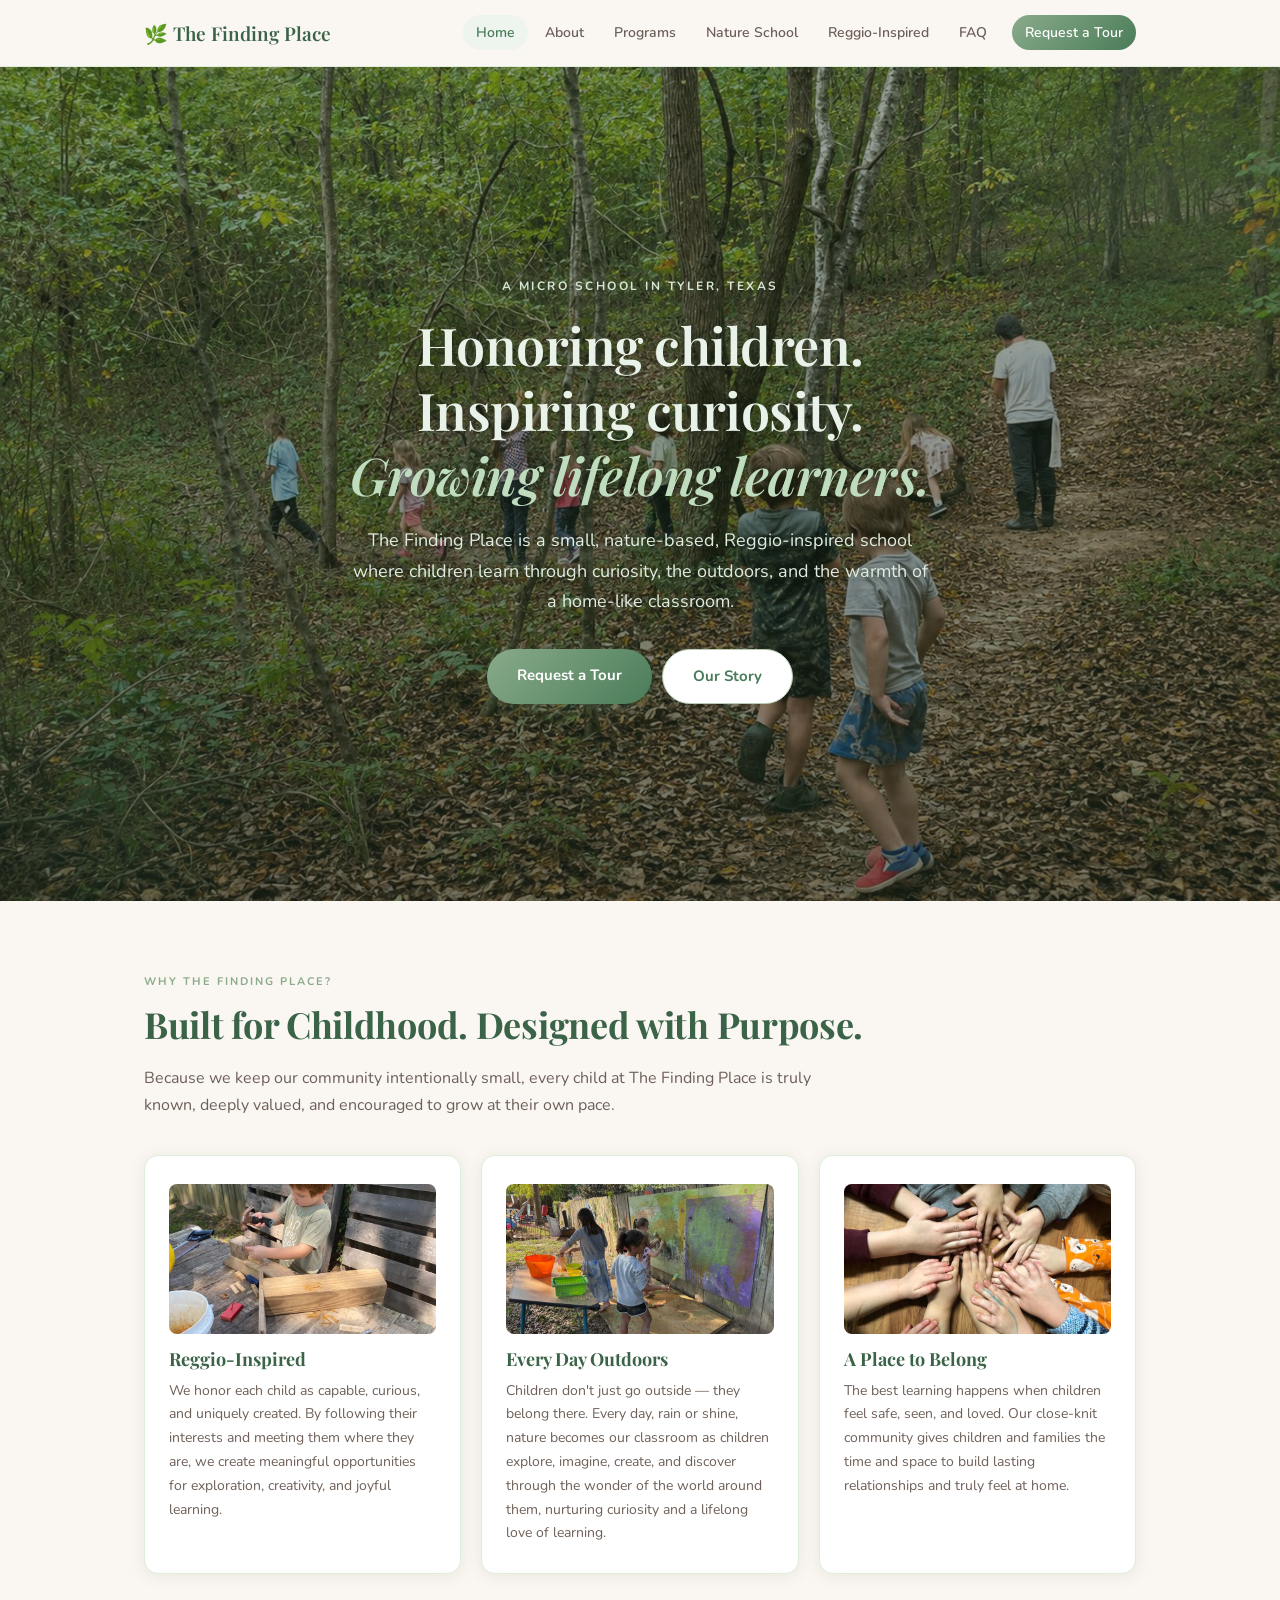
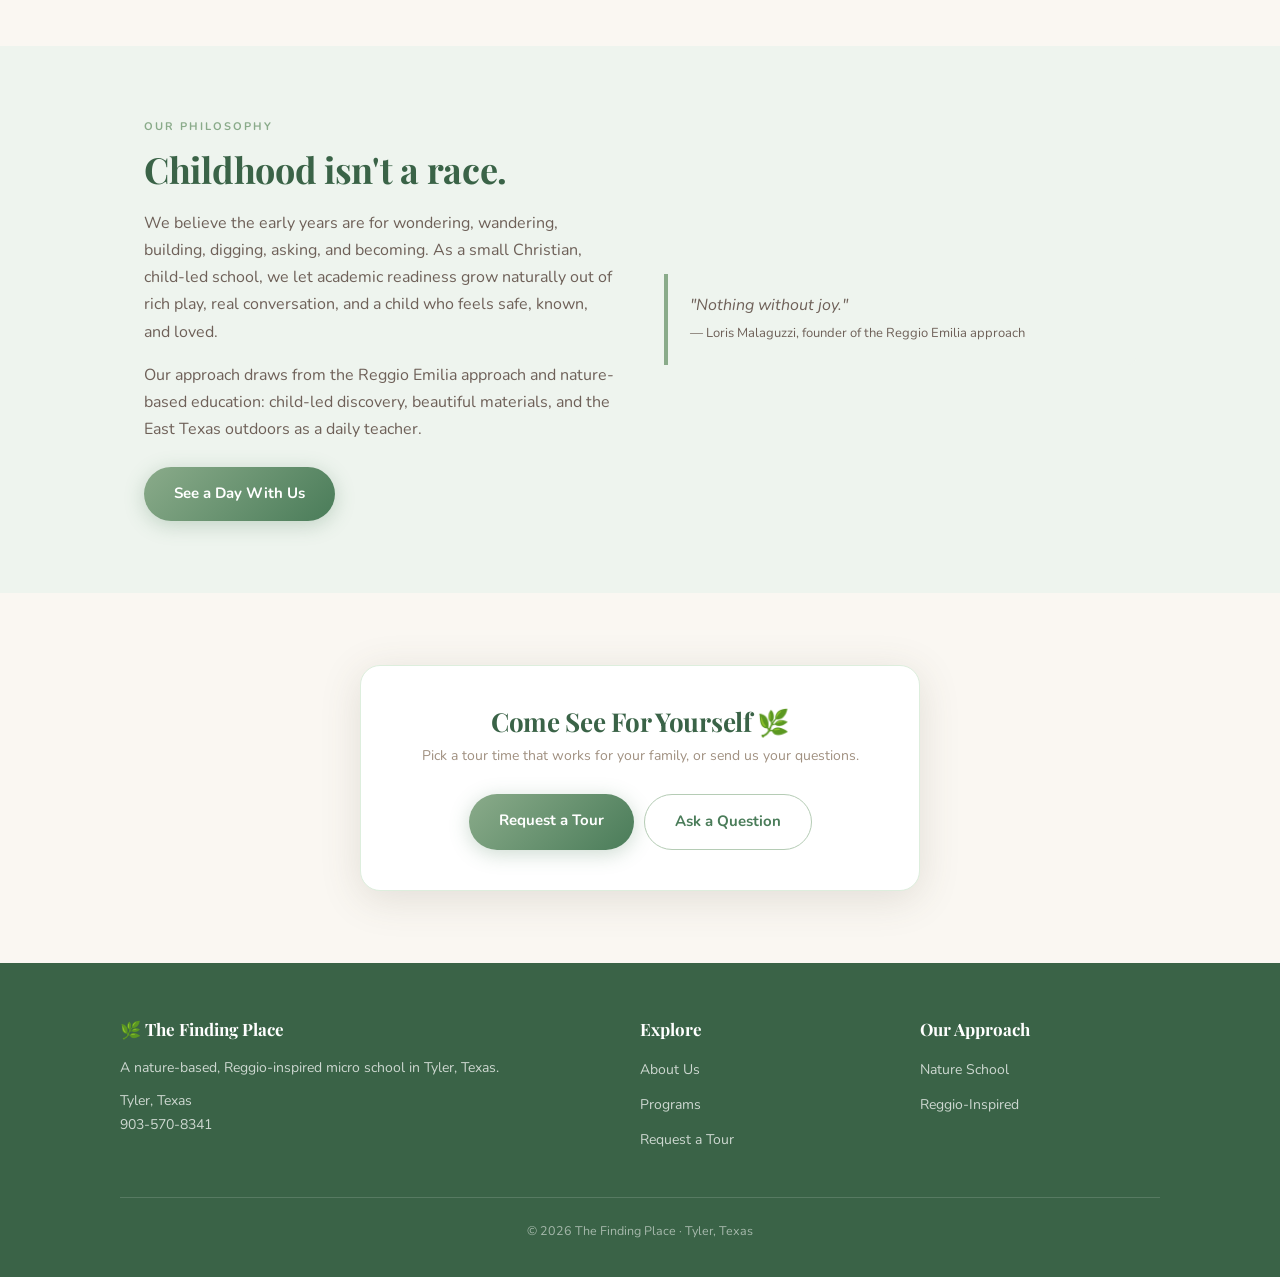
<file: index.html>
<!DOCTYPE html>
<html lang="en">
<head>
<meta charset="UTF-8">
<meta name="viewport" content="width=device-width, initial-scale=1.0">
<title>The Finding Place | Nature-Based, Reggio-Inspired School in Tyler, TX</title>
<meta name="description" content="The Finding Place is a small, nature-based, Reggio-inspired micro school in Tyler, Texas. Child-led learning, outdoor exploration, and a warm home-like environment. Request a tour today.">
<link rel="canonical" href="https://thefinding.place/">
<meta property="og:title" content="The Finding Place | Nature-Based School in Tyler, TX">
<meta property="og:description" content="A small, nature-based, Reggio-inspired school in Tyler, Texas where children learn through wonder, play, and the outdoors.">
<meta property="og:type" content="website">
<meta property="og:url" content="https://thefinding.place/">
<link href="https://fonts.googleapis.com/css2?family=Playfair+Display:ital,wght@0,400;0,600;1,400&family=Nunito:wght@300;400;600;700&display=swap" rel="stylesheet">
<link rel="stylesheet" href="styles.css?v=20">
<script type="application/ld+json">
{
  "@context": "https://schema.org",
  "@type": "School",
  "name": "The Finding Place",
  "description": "A nature-based, Reggio-inspired micro school in Tyler, Texas.",
  "url": "https://thefinding.place/",
  "telephone": "903-570-8341",
  "address": {
    "@type": "PostalAddress",
    "addressLocality": "Tyler",
    "addressRegion": "TX",
    "addressCountry": "US"
  },
  "areaServed": "Tyler, Texas"
}
</script>
<style>
  .hero {
    background: linear-gradient(rgba(34,52,36,0.42), rgba(26,42,28,0.58)), url('header.jpg') center 42%/cover;
    min-height: calc(100vh - 66px);
    display: flex;
    flex-direction: column;
    justify-content: center;
    align-items: center;
  }
  .hero .hero-kicker { color: #d7e7d7; }
  .hero h1 { color: #e9f2e8; text-shadow: 0 2px 14px rgba(15,28,16,0.55); }
  .hero h1 em { color: #bfdcbf; }
  /* On desktop each phrase gets its own line; on phones it wraps naturally. */
  @media (min-width: 801px) {
    .hero h1 .hero-line, .hero h1 em { display: block; }
  }
  .hero p.lede { color: #e0ece0; text-shadow: 0 1px 10px rgba(15,28,16,0.5); }
  .hero-cta { display: flex; flex-wrap: wrap; gap: 10px; justify-content: center; }
  .hero-cta .btn-outline { margin-left: 0; }
</style>
</head>
<body>

<nav class="nav">
  <div class="nav-inner">
    <a href="index.html" class="nav-logo">🌿 The Finding Place</a>
    <button class="nav-toggle" onclick="toggleNav()" aria-label="Menu">☰</button>
    <ul class="nav-links">
      <li><a href="index.html" class="active">Home</a></li>
      <li><a href="about.html">About</a></li>
      <li><a href="programs.html">Programs</a></li>
      <li><a href="nature-school-tyler-tx.html">Nature School</a></li>
      <li><a href="reggio-inspired-school-tyler-tx.html">Reggio-Inspired</a></li>
      <li><a href="faq.html">FAQ</a></li>
      <li><a href="contact.html" class="nav-cta">Request a Tour</a></li>
    </ul>
  </div>
</nav>

<header class="hero">
  <div class="hero-kicker">A Micro School in Tyler, Texas</div>
  <h1><span class="hero-line">Honoring children.</span> <span class="hero-line">Inspiring curiosity.</span> <em>Growing lifelong learners.</em></h1>
  <p class="lede">The Finding Place is a small, nature-based, Reggio-inspired school where children learn through curiosity, the outdoors, and the warmth of a home-like classroom.</p>
  <div class="hero-cta">
    <a href="contact.html" class="btn btn-primary" data-tour-open>Request a Tour</a>
    <a href="about.html" class="btn btn-outline">Our Story</a>
  </div>
</header>

<section class="section">
  <div class="container">
    <div class="section-kicker">Why The Finding Place?</div>
    <h2>Built for Childhood. Designed with Purpose.</h2>
    <p>Because we keep our community intentionally small, every child at The Finding Place is truly known, deeply valued, and encouraged to grow at their own pace.</p>
    <div class="card-grid">
      <div class="card">
        <img class="card-photo" src="card-reggio.jpg" alt="A boy hammering a nail into a block of wood at an outdoor workbench" width="800" height="1067" loading="lazy">
        <h3>Reggio-Inspired</h3>
        <p>We honor each child as capable, curious, and uniquely created. By following their interests and meeting them where they are, we create meaningful opportunities for exploration, creativity, and joyful learning.</p>
      </div>
      <div class="card">
        <img class="card-photo" src="card-outdoors.jpg" alt="Children painting a large mural on a board propped against the backyard fence" width="800" height="600" loading="lazy">
        <h3>Every Day Outdoors</h3>
        <p>Children don't just go outside — they belong there. Every day, rain or shine, nature becomes our classroom as children explore, imagine, create, and discover through the wonder of the world around them, nurturing curiosity and a lifelong love of learning.</p>
      </div>
      <div class="card">
        <img class="card-photo" src="card-belong.jpg" alt="Children sitting in a circle with their hands stacked together in the middle" width="800" height="600" loading="lazy">
        <h3>A Place to Belong</h3>
        <p>The best learning happens when children feel safe, seen, and loved. Our close-knit community gives children and families the time and space to build lasting relationships and truly feel at home.</p>
      </div>
    </div>
  </div>
</section>

<section class="section tinted">
  <div class="container two-col">
    <div>
      <div class="section-kicker">Our Philosophy</div>
      <h2>Childhood isn't a race.</h2>
      <p>We believe the early years are for wondering, wandering, building, digging, asking, and becoming. As a small Christian, child-led school, we let academic readiness grow naturally out of rich play, real conversation, and a child who feels safe, known, and loved.</p>
      <p>Our approach draws from the Reggio Emilia approach and nature-based education: child-led discovery, beautiful materials, and the East Texas outdoors as a daily teacher.</p>
      <a href="programs.html" class="btn btn-primary" style="margin-top:8px;">See a Day With Us</a>
    </div>
    <div>
      <div class="callout" style="margin:0;">
        "Nothing without joy."<br>
        <span style="font-size:13px;font-style:normal;">— Loris Malaguzzi, founder of the Reggio Emilia approach</span>
      </div>
    </div>
  </div>
</section>

<section class="section" id="tour">
  <div class="container">
    <div class="lead-form-wrap" style="text-align:center;">
      <h2>Come See For Yourself 🌿</h2>
      <p class="form-sub">Pick a tour time that works for your family, or send us your questions.</p>
      <div class="tour-actions tour-actions--center">
        <a href="contact.html" class="btn btn-primary" data-tour-open>Request a Tour</a>
        <a href="contact.html" class="btn btn-outline" data-info-open>Ask a Question</a>
      </div>
      <noscript>
        <p class="form-sub" style="margin-top:18px;">Give us a call at <a href="tel:903-570-8341">903-570-8341</a> and we'll set up a time for your family to visit.</p>
      </noscript>
    </div>
  </div>
</section>

<footer class="footer">
  <div class="footer-inner">
    <div>
      <h4>🌿 The Finding Place</h4>
      <p>A nature-based, Reggio-inspired micro school in Tyler, Texas.</p>
      <p style="margin-top:10px;">Tyler, Texas<br>903-570-8341</p>
    </div>
    <div>
      <h4>Explore</h4>
      <ul>
        <li><a href="about.html">About Us</a></li>
        <li><a href="programs.html">Programs</a></li>
        <li><a href="contact.html">Request a Tour</a></li>
      </ul>
    </div>
    <div>
      <h4>Our Approach</h4>
      <ul>
        <li><a href="nature-school-tyler-tx.html">Nature School</a></li>
        <li><a href="reggio-inspired-school-tyler-tx.html">Reggio-Inspired</a></li>
      </ul>
    </div>
  </div>
  <div class="footer-bottom">© <span id="yr"></span> The Finding Place · Tyler, Texas</div>
</footer>

<script src="script.js?v=20"></script>
<script src="tour.js?v=20"></script>
<script>document.getElementById('yr').textContent = new Date().getFullYear();</script>
</body>
</html>
</file>
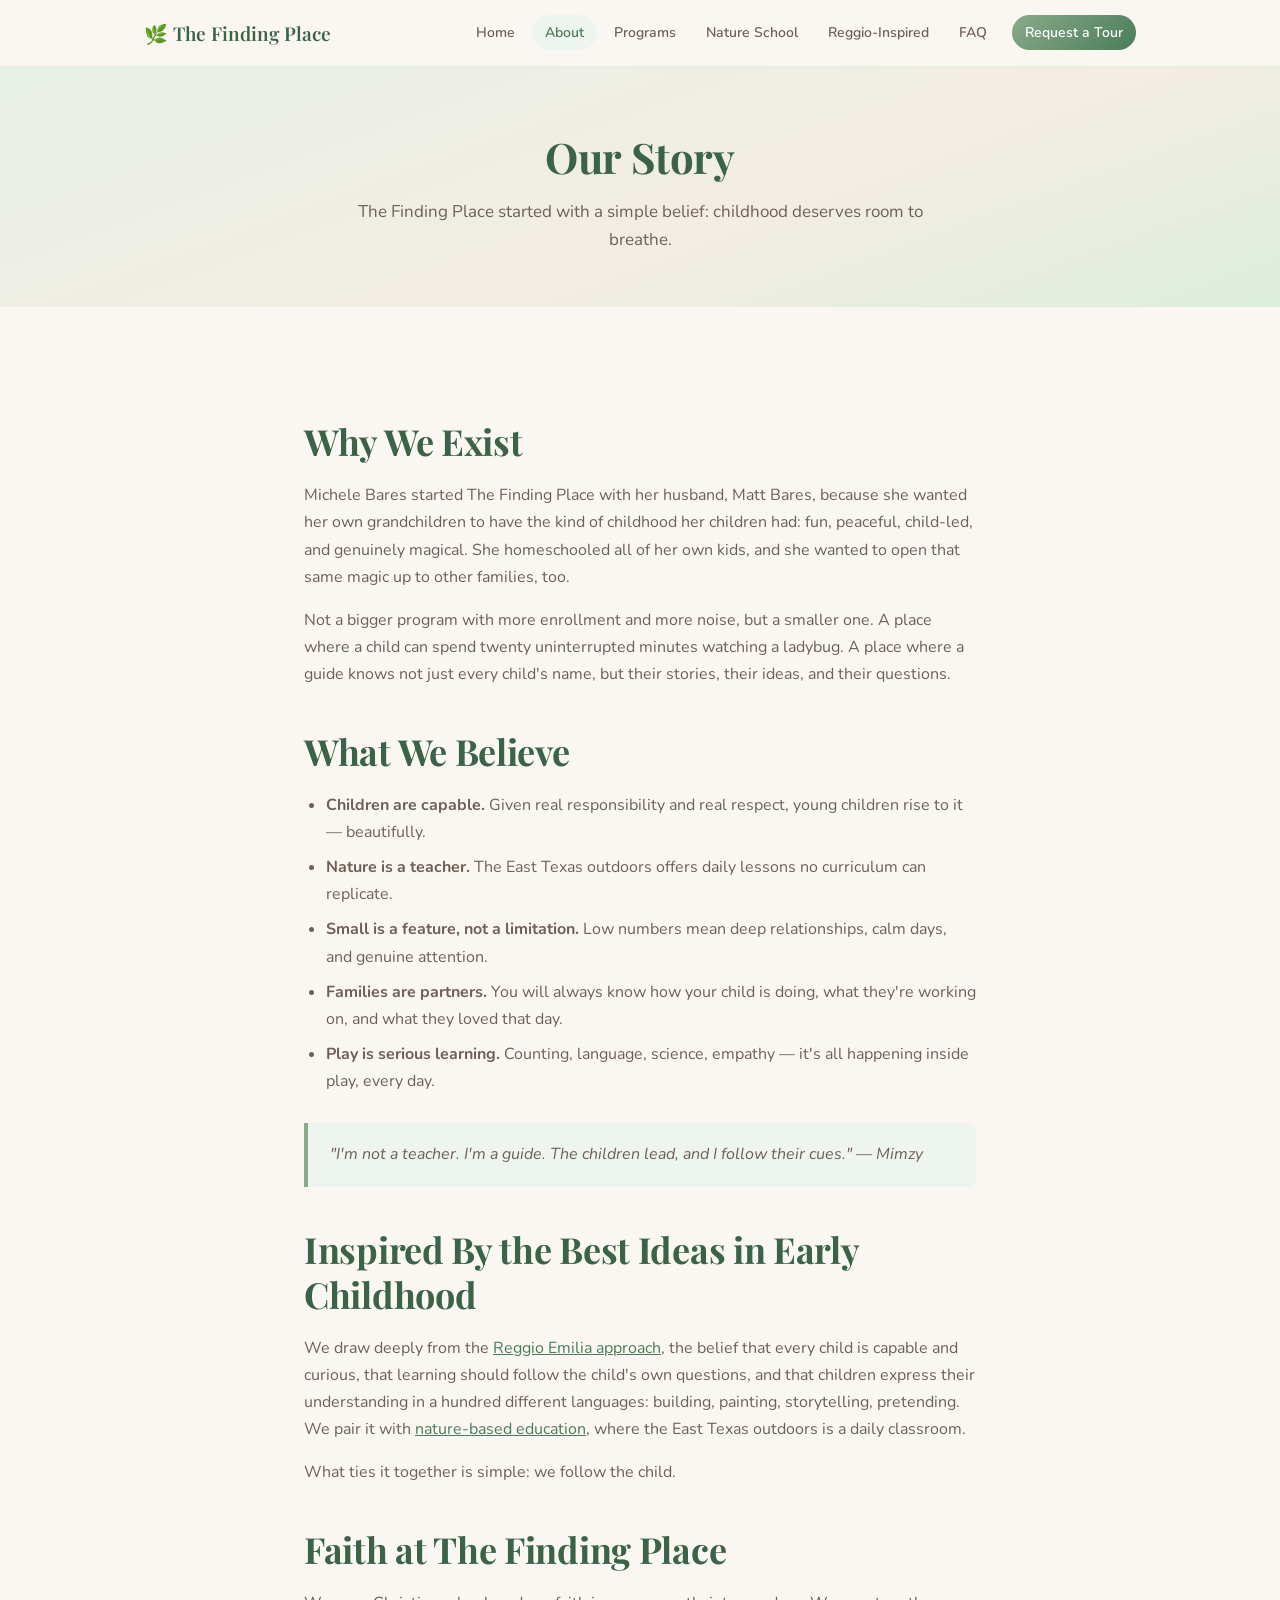
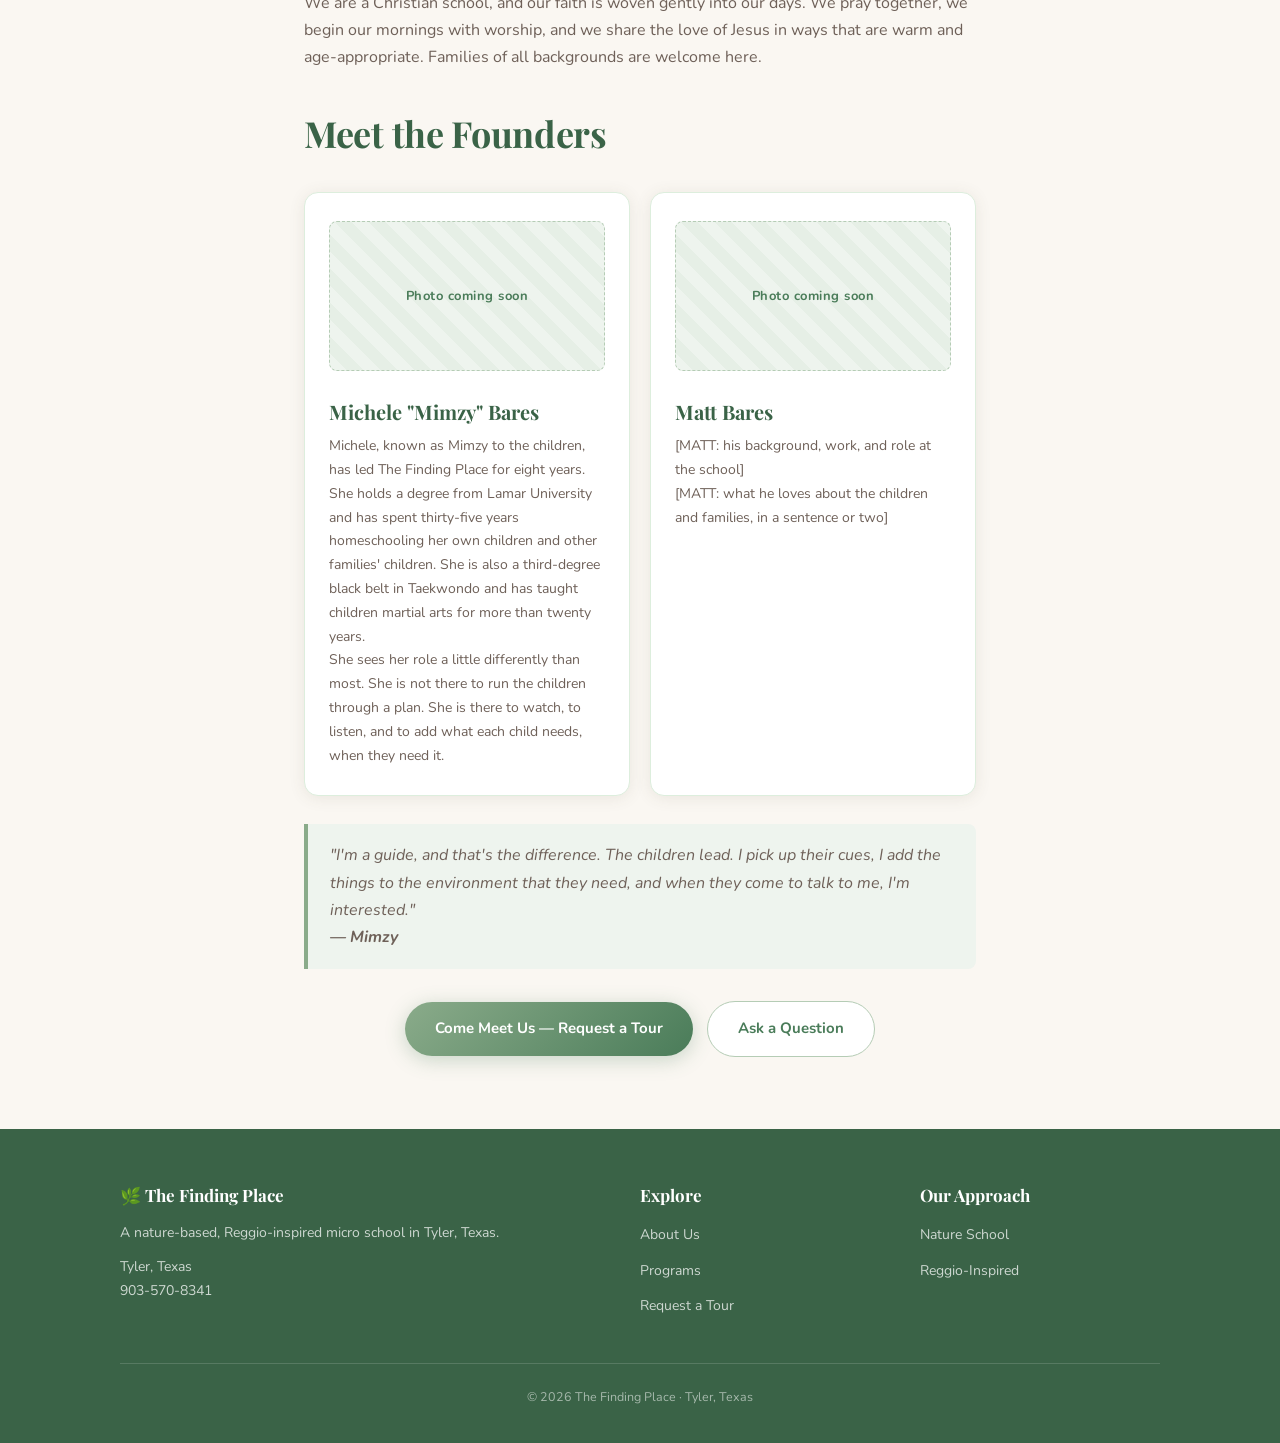
<file: about.html>
<!DOCTYPE html>
<html lang="en">
<head>
<meta charset="UTF-8">
<meta name="viewport" content="width=device-width, initial-scale=1.0">
<title>About Us | The Finding Place — Micro School in Tyler, TX</title>
<meta name="description" content="Meet The Finding Place, a small nature-based, Reggio-inspired micro school in Tyler, Texas. Our story, our philosophy, and why we keep it small on purpose.">
<link rel="canonical" href="https://thefinding.place/about.html">
<link href="https://fonts.googleapis.com/css2?family=Playfair+Display:ital,wght@0,400;0,600;1,400&family=Nunito:wght@300;400;600;700&display=swap" rel="stylesheet">
<link rel="stylesheet" href="styles.css?v=20">
</head>
<body>

<nav class="nav">
  <div class="nav-inner">
    <a href="index.html" class="nav-logo">🌿 The Finding Place</a>
    <button class="nav-toggle" onclick="toggleNav()" aria-label="Menu">☰</button>
    <ul class="nav-links">
      <li><a href="index.html">Home</a></li>
      <li><a href="about.html" class="active">About</a></li>
      <li><a href="programs.html">Programs</a></li>
      <li><a href="nature-school-tyler-tx.html">Nature School</a></li>
      <li><a href="reggio-inspired-school-tyler-tx.html">Reggio-Inspired</a></li>
      <li><a href="faq.html">FAQ</a></li>
      <li><a href="contact.html" class="nav-cta">Request a Tour</a></li>
    </ul>
  </div>
</nav>

<header class="page-hero">
  <h1>Our Story</h1>
  <p>The Finding Place started with a simple belief: childhood deserves room to breathe.</p>
</header>

<section class="section">
  <div class="container prose">

    <!-- ✏️ DRAFT COPY — This is the most personal page on the site.
         Mom should rewrite this in her own voice with her real story:
         her background, why she started the school, her family, her faith/values
         if she wants them here. Photos of her and the space belong on this page. -->

    <h2>Why We Exist</h2>
    <p>Michele Bares started The Finding Place with her husband, Matt Bares, because she wanted her own grandchildren to have the kind of childhood her children had: fun, peaceful, child-led, and genuinely magical. She homeschooled all of her own kids, and she wanted to open that same magic up to other families, too.</p>
    <p>Not a bigger program with more enrollment and more noise, but a smaller one. A place where a child can spend twenty uninterrupted minutes watching a ladybug. A place where a guide knows not just every child's name, but their stories, their ideas, and their questions.</p>

    <h2>What We Believe</h2>
    <ul>
      <li><strong>Children are capable.</strong> Given real responsibility and real respect, young children rise to it — beautifully.</li>
      <li><strong>Nature is a teacher.</strong> The East Texas outdoors offers daily lessons no curriculum can replicate.</li>
      <li><strong>Small is a feature, not a limitation.</strong> Low numbers mean deep relationships, calm days, and genuine attention.</li>
      <li><strong>Families are partners.</strong> You will always know how your child is doing, what they're working on, and what they loved that day.</li>
      <li><strong>Play is serious learning.</strong> Counting, language, science, empathy — it's all happening inside play, every day.</li>
    </ul>

    <div class="callout">"I'm not a teacher. I'm a guide. The children lead, and I follow their cues." — Mimzy</div>

    <h2>Inspired By the Best Ideas in Early Childhood</h2>
    <p>We draw deeply from the <a href="reggio-inspired-school-tyler-tx.html">Reggio Emilia approach</a>, the belief that every child is capable and curious, that learning should follow the child's own questions, and that children express their understanding in a hundred different languages: building, painting, storytelling, pretending. We pair it with <a href="nature-school-tyler-tx.html">nature-based education</a>, where the East Texas outdoors is a daily classroom.</p>
    <p>What ties it together is simple: we follow the child.</p>

    <h2>Faith at The Finding Place</h2>
    <p>We are a Christian school, and our faith is woven gently into our days. We pray together, we begin our mornings with worship, and we share the love of Jesus in ways that are warm and age-appropriate. Families of all backgrounds are welcome here.</p>

    <h2>Meet the Founders</h2>

    <div class="card-grid" style="grid-template-columns:1fr 1fr;">
      <div class="card">
        <div class="photo-ph">Photo coming soon</div>
        <h3>Michele "Mimzy" Bares</h3>
        <p>Michele, known as Mimzy to the children, has led The Finding Place for eight years. She holds a degree from Lamar University and has spent thirty-five years homeschooling her own children and other families' children. She is also a third-degree black belt in Taekwondo and has taught children martial arts for more than twenty years.</p>
        <p>She sees her role a little differently than most. She is not there to run the children through a plan. She is there to watch, to listen, and to add what each child needs, when they need it.</p>
      </div>
      <div class="card">
        <div class="photo-ph">Photo coming soon</div>
        <h3>Matt Bares</h3>
        <p>[MATT: his background, work, and role at the school]</p>
        <p>[MATT: what he loves about the children and families, in a sentence or two]</p>
      </div>
    </div>

    <div class="callout">"I'm a guide, and that's the difference. The children lead. I pick up their cues, I add the things to the environment that they need, and when they come to talk to me, I'm interested." <br><strong>— Mimzy</strong></div>

    <div style="text-align:center;margin-top:32px;">
      <a href="contact.html" class="btn btn-primary" data-tour-open>Come Meet Us — Request a Tour</a>
      <a href="contact.html" class="btn btn-outline" data-info-open>Ask a Question</a>
    </div>

  </div>
</section>

<footer class="footer">
  <div class="footer-inner">
    <div>
      <h4>🌿 The Finding Place</h4>
      <p>A nature-based, Reggio-inspired micro school in Tyler, Texas.</p>
      <p style="margin-top:10px;">Tyler, Texas<br>903-570-8341</p>
    </div>
    <div>
      <h4>Explore</h4>
      <ul>
        <li><a href="about.html">About Us</a></li>
        <li><a href="programs.html">Programs</a></li>
        <li><a href="contact.html">Request a Tour</a></li>
      </ul>
    </div>
    <div>
      <h4>Our Approach</h4>
      <ul>
        <li><a href="nature-school-tyler-tx.html">Nature School</a></li>
        <li><a href="reggio-inspired-school-tyler-tx.html">Reggio-Inspired</a></li>
      </ul>
    </div>
  </div>
  <div class="footer-bottom">© <span id="yr"></span> The Finding Place · Tyler, Texas</div>
</footer>

<script src="script.js?v=20"></script>
<script src="tour.js?v=20"></script>
<script>document.getElementById('yr').textContent = new Date().getFullYear();</script>
</body>
</html>
</file>
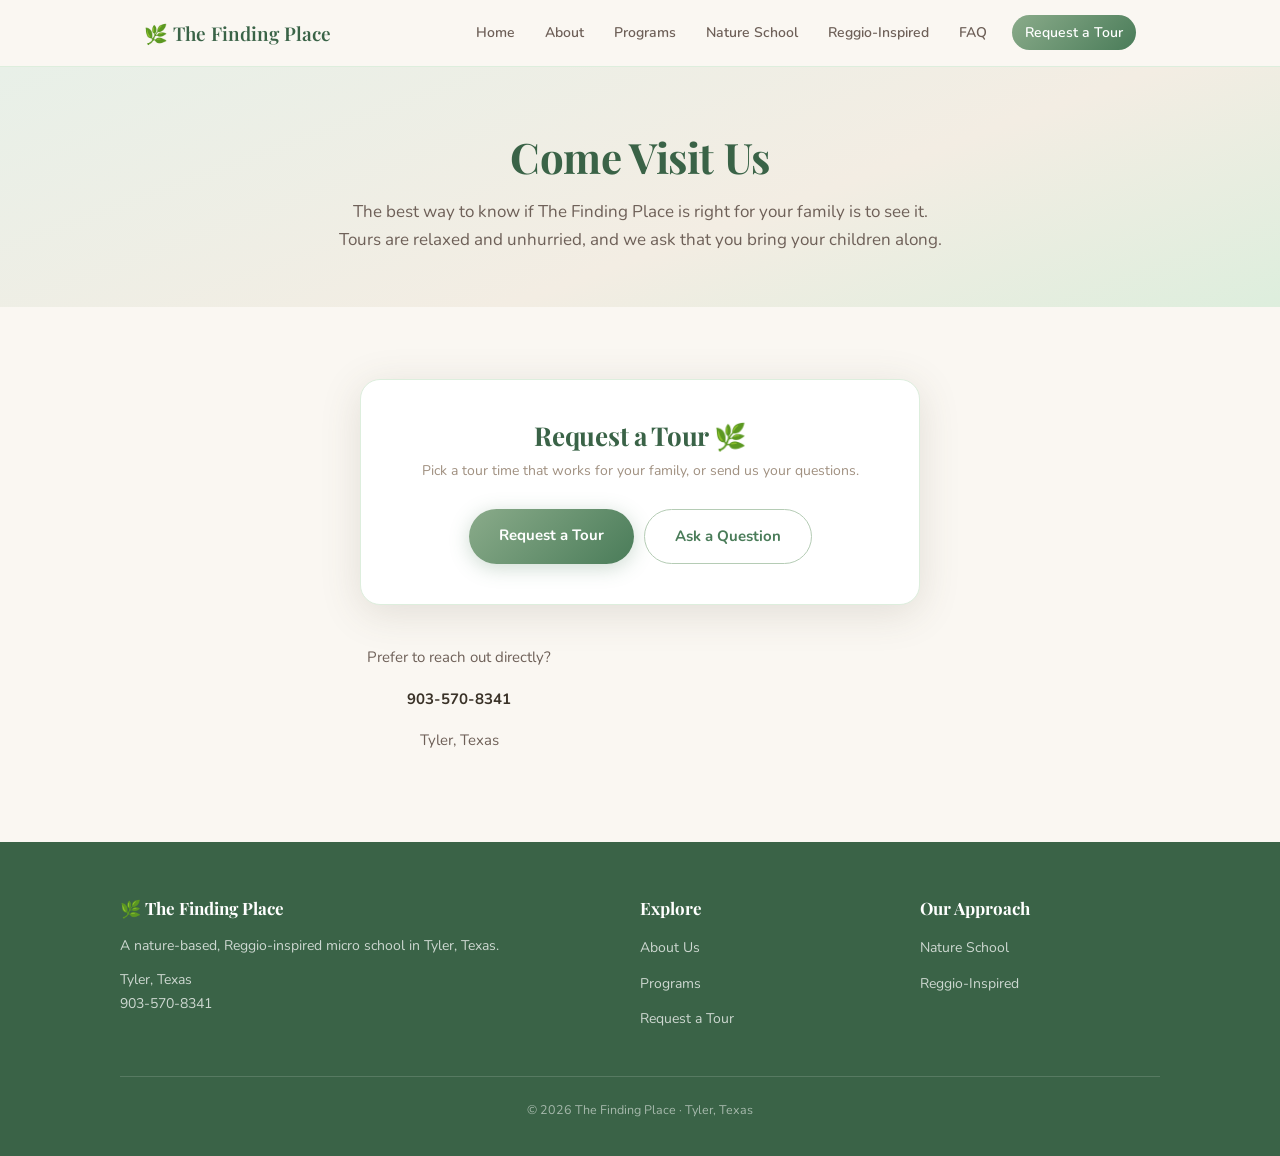
<file: contact.html>
<!DOCTYPE html>
<html lang="en">
<head>
<meta charset="UTF-8">
<meta name="viewport" content="width=device-width, initial-scale=1.0">
<title>Request a Tour | The Finding Place — School in Tyler, TX</title>
<meta name="description" content="Request a tour of The Finding Place, a nature-based, Reggio-inspired micro school in Tyler, Texas. Tell us about your family and we'll be in touch.">
<link rel="canonical" href="https://thefinding.place/contact.html">
<link href="https://fonts.googleapis.com/css2?family=Playfair+Display:ital,wght@0,400;0,600;1,400&family=Nunito:wght@300;400;600;700&display=swap" rel="stylesheet">
<link rel="stylesheet" href="styles.css?v=20">
</head>
<body>

<nav class="nav">
  <div class="nav-inner">
    <a href="index.html" class="nav-logo">🌿 The Finding Place</a>
    <button class="nav-toggle" onclick="toggleNav()" aria-label="Menu">☰</button>
    <ul class="nav-links">
      <li><a href="index.html">Home</a></li>
      <li><a href="about.html">About</a></li>
      <li><a href="programs.html">Programs</a></li>
      <li><a href="nature-school-tyler-tx.html">Nature School</a></li>
      <li><a href="reggio-inspired-school-tyler-tx.html">Reggio-Inspired</a></li>
      <li><a href="faq.html">FAQ</a></li>
      <li><a href="contact.html" class="nav-cta active">Request a Tour</a></li>
    </ul>
  </div>
</nav>

<header class="page-hero">
  <h1>Come Visit Us</h1>
  <p>The best way to know if The Finding Place is right for your family is to see it. Tours are relaxed and unhurried, and we ask that you bring your children along.</p>
</header>

<section class="section">
  <div class="container">
    <div class="lead-form-wrap" style="text-align:center;">
      <h2>Request a Tour 🌿</h2>
      <p class="form-sub">Pick a tour time that works for your family, or send us your questions.</p>
      <div class="tour-actions tour-actions--center">
        <a href="contact.html" class="btn btn-primary" data-tour-open>Request a Tour</a>
        <a href="contact.html" class="btn btn-outline" data-info-open>Ask a Question</a>
      </div>
      <noscript>
        <p class="form-sub" style="margin-top:18px;">Give us a call at <a href="tel:903-570-8341">903-570-8341</a> and we'll set up a time for your family to visit.</p>
      </noscript>
    </div>

    <div style="text-align:center;margin-top:40px;color:var(--text-soft);font-size:15px;">
      <p>Prefer to reach out directly?</p>
      <p style="font-weight:700;color:var(--text);">903-570-8341</p>
      <p>Tyler, Texas</p>
    </div>
  </div>
</section>

<footer class="footer">
  <div class="footer-inner">
    <div>
      <h4>🌿 The Finding Place</h4>
      <p>A nature-based, Reggio-inspired micro school in Tyler, Texas.</p>
      <p style="margin-top:10px;">Tyler, Texas<br>903-570-8341</p>
    </div>
    <div>
      <h4>Explore</h4>
      <ul>
        <li><a href="about.html">About Us</a></li>
        <li><a href="programs.html">Programs</a></li>
        <li><a href="contact.html">Request a Tour</a></li>
      </ul>
    </div>
    <div>
      <h4>Our Approach</h4>
      <ul>
        <li><a href="nature-school-tyler-tx.html">Nature School</a></li>
        <li><a href="reggio-inspired-school-tyler-tx.html">Reggio-Inspired</a></li>
      </ul>
    </div>
  </div>
  <div class="footer-bottom">© <span id="yr"></span> The Finding Place · Tyler, Texas</div>
</footer>

<script src="script.js?v=20"></script>
<script src="tour.js?v=20"></script>
<script>document.getElementById('yr').textContent = new Date().getFullYear();</script>
</body>
</html>
</file>
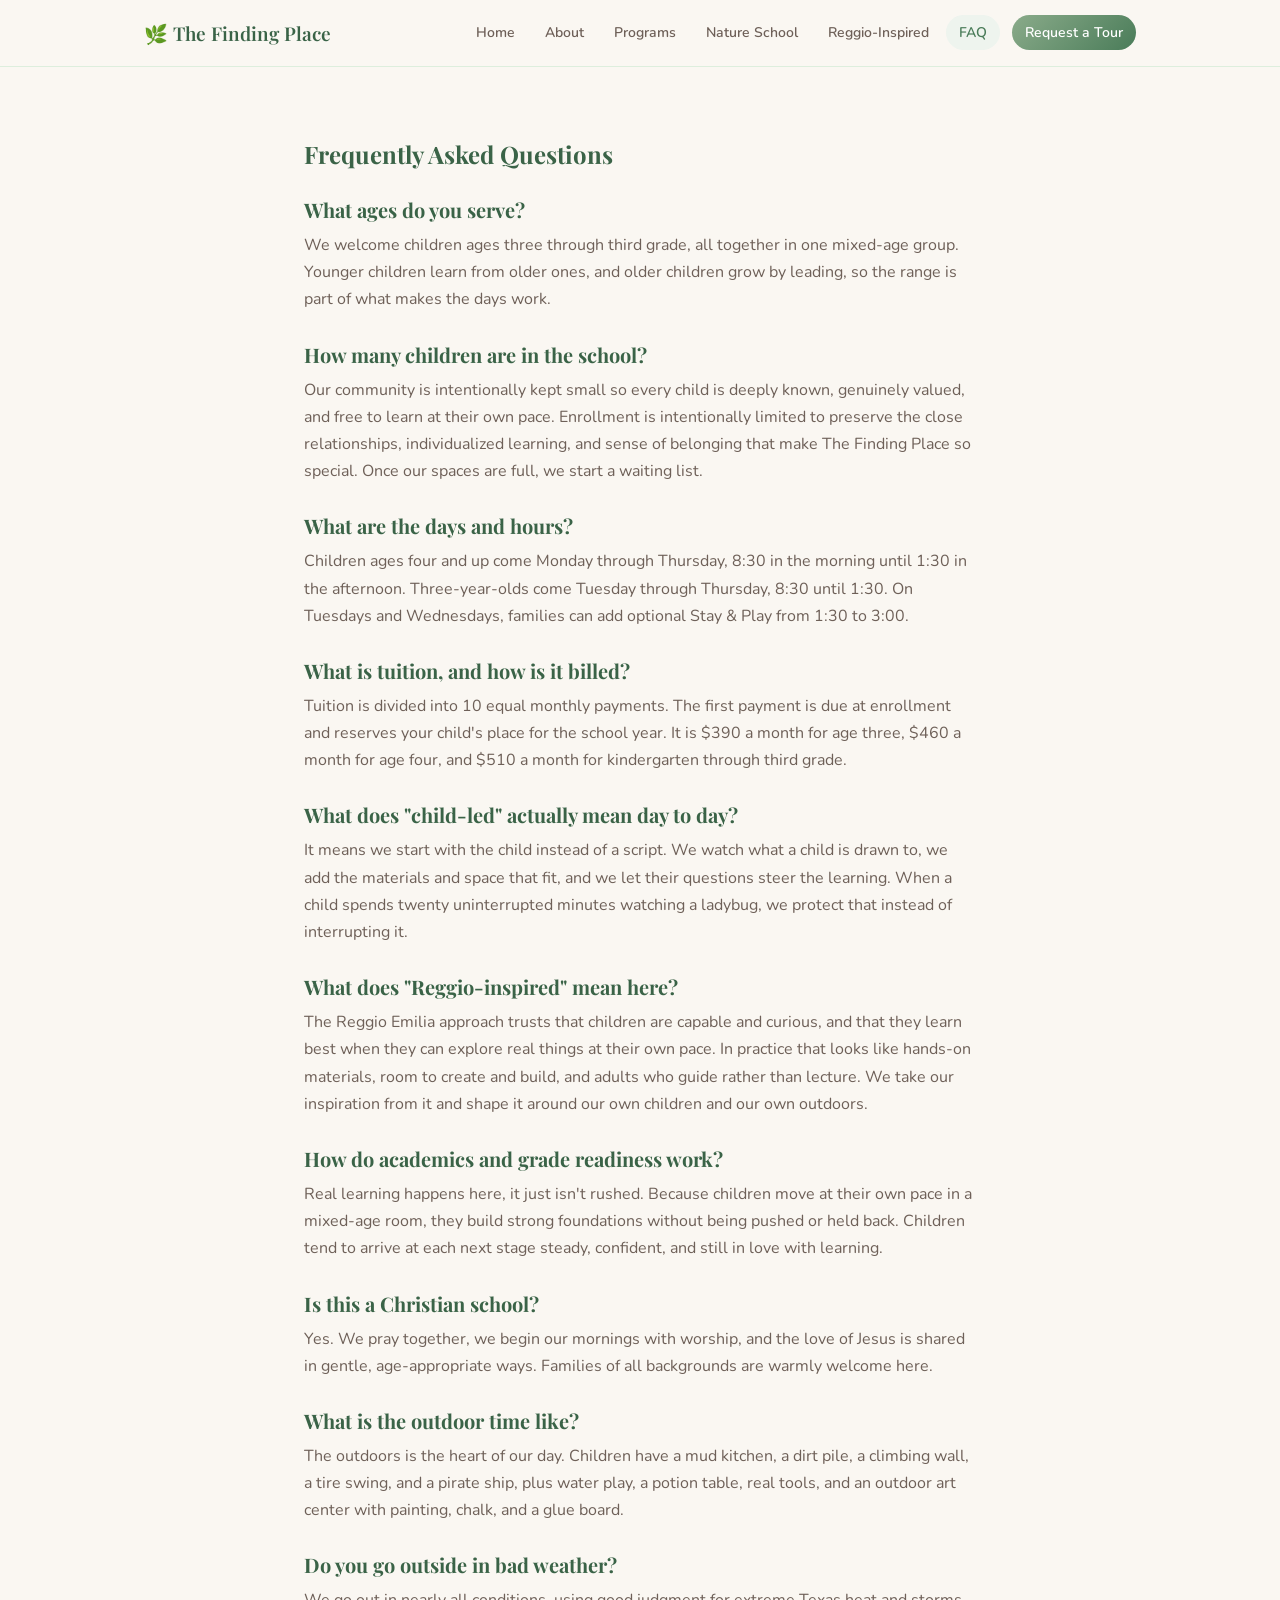
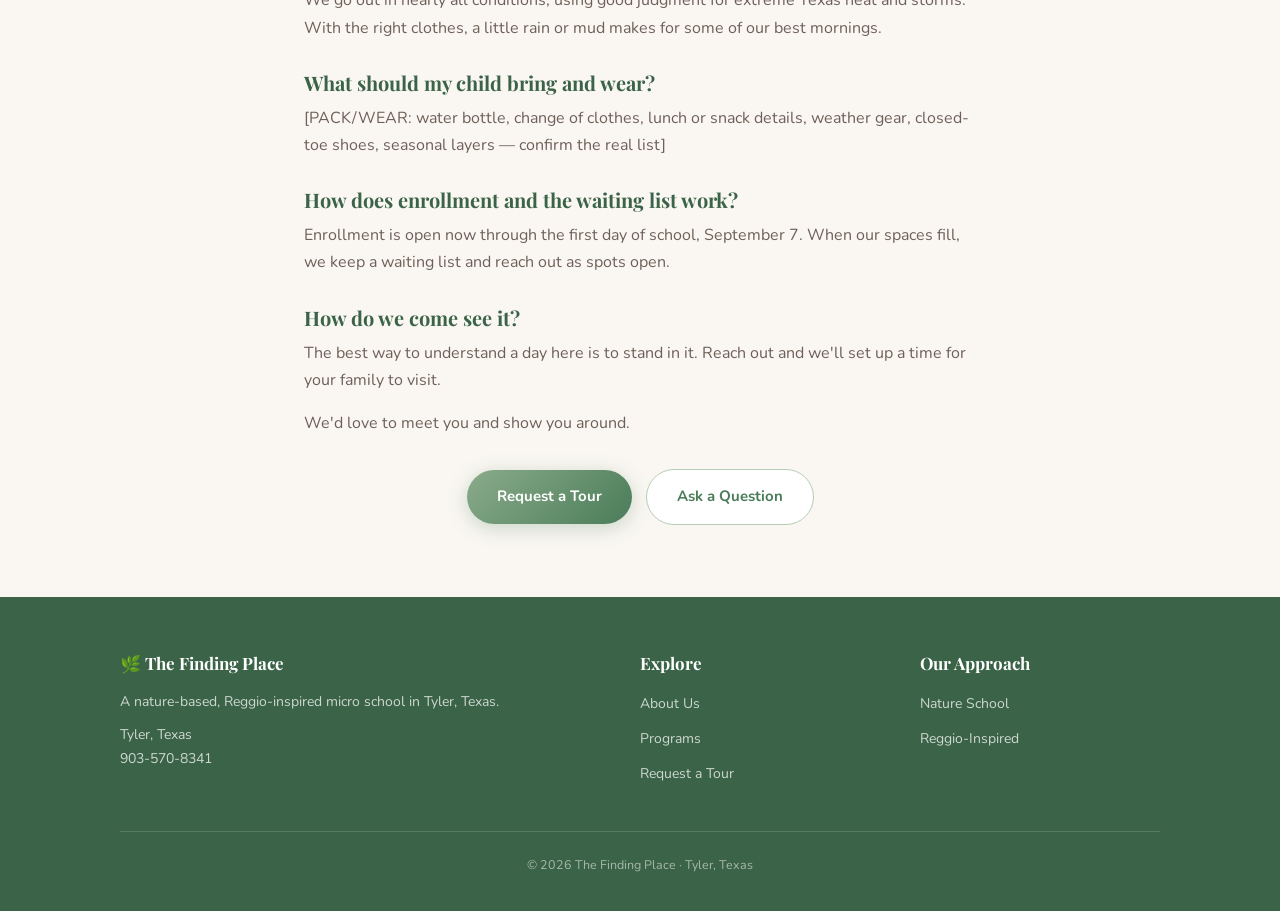
<file: faq.html>
<!DOCTYPE html>
<html lang="en">
<head>
<meta charset="UTF-8">
<meta name="viewport" content="width=device-width, initial-scale=1.0">
<title>FAQ | The Finding Place — Nature School in Tyler, TX</title>
<meta name="description" content="Common questions about The Finding Place, a nature-based, Reggio-inspired micro school in Tyler, Texas.">
<link rel="canonical" href="https://thefinding.place/faq.html">
<link href="https://fonts.googleapis.com/css2?family=Playfair+Display:ital,wght@0,400;0,600;1,400&family=Nunito:wght@300;400;600;700&display=swap" rel="stylesheet">
<link rel="stylesheet" href="styles.css?v=20">
</head>
<body>

<nav class="nav">
  <div class="nav-inner">
    <a href="index.html" class="nav-logo">🌿 The Finding Place</a>
    <button class="nav-toggle" onclick="toggleNav()" aria-label="Menu">☰</button>
    <ul class="nav-links">
      <li><a href="index.html">Home</a></li>
      <li><a href="about.html">About</a></li>
      <li><a href="programs.html">Programs</a></li>
      <li><a href="nature-school-tyler-tx.html">Nature School</a></li>
      <li><a href="reggio-inspired-school-tyler-tx.html">Reggio-Inspired</a></li>
      <li><a href="faq.html" class="active">FAQ</a></li>
      <li><a href="contact.html" class="nav-cta">Request a Tour</a></li>
    </ul>
  </div>
</nav>

<section class="section">
  <div class="container prose">

    <h1>Frequently Asked Questions</h1>

    <h3>What ages do you serve?</h3>
    <p>We welcome children ages three through third grade, all together in one mixed-age group. Younger children learn from older ones, and older children grow by leading, so the range is part of what makes the days work.</p>

    <h3>How many children are in the school?</h3>
    <p>Our community is intentionally kept small so every child is deeply known, genuinely valued, and free to learn at their own pace. Enrollment is intentionally limited to preserve the close relationships, individualized learning, and sense of belonging that make The Finding Place so special. Once our spaces are full, we start a waiting list.</p>

    <h3>What are the days and hours?</h3>
    <p>Children ages four and up come Monday through Thursday, 8:30 in the morning until 1:30 in the afternoon. Three-year-olds come Tuesday through Thursday, 8:30 until 1:30. On Tuesdays and Wednesdays, families can add optional Stay &amp; Play from 1:30 to 3:00.</p>

    <h3>What is tuition, and how is it billed?</h3>
    <p>Tuition is divided into 10 equal monthly payments. The first payment is due at enrollment and reserves your child's place for the school year. It is $390 a month for age three, $460 a month for age four, and $510 a month for kindergarten through third grade.</p>

    <h3>What does "child-led" actually mean day to day?</h3>
    <p>It means we start with the child instead of a script. We watch what a child is drawn to, we add the materials and space that fit, and we let their questions steer the learning. When a child spends twenty uninterrupted minutes watching a ladybug, we protect that instead of interrupting it.</p>

    <h3>What does "Reggio-inspired" mean here?</h3>
    <p>The Reggio Emilia approach trusts that children are capable and curious, and that they learn best when they can explore real things at their own pace. In practice that looks like hands-on materials, room to create and build, and adults who guide rather than lecture. We take our inspiration from it and shape it around our own children and our own outdoors.</p>

    <h3>How do academics and grade readiness work?</h3>
    <p>Real learning happens here, it just isn't rushed. Because children move at their own pace in a mixed-age room, they build strong foundations without being pushed or held back. Children tend to arrive at each next stage steady, confident, and still in love with learning.</p>

    <h3>Is this a Christian school?</h3>
    <p>Yes. We pray together, we begin our mornings with worship, and the love of Jesus is shared in gentle, age-appropriate ways. Families of all backgrounds are warmly welcome here.</p>

    <h3>What is the outdoor time like?</h3>
    <p>The outdoors is the heart of our day. Children have a mud kitchen, a dirt pile, a climbing wall, a tire swing, and a pirate ship, plus water play, a potion table, real tools, and an outdoor art center with painting, chalk, and a glue board.</p>

    <h3>Do you go outside in bad weather?</h3>
    <p>We go out in nearly all conditions, using good judgment for extreme Texas heat and storms. With the right clothes, a little rain or mud makes for some of our best mornings.</p>

    <h3>What should my child bring and wear?</h3>
    <p>[PACK/WEAR: water bottle, change of clothes, lunch or snack details, weather gear, closed-toe shoes, seasonal layers — confirm the real list]</p>

    <h3>How does enrollment and the waiting list work?</h3>
    <p>Enrollment is open now through the first day of school, September 7. When our spaces fill, we keep a waiting list and reach out as spots open.</p>

    <h3>How do we come see it?</h3>
    <p>The best way to understand a day here is to stand in it. Reach out and we'll set up a time for your family to visit.</p>

    <p>We'd love to meet you and show you around.</p>

    <div style="text-align:center;margin-top:32px;">
      <a href="contact.html" class="btn btn-primary" data-tour-open>Request a Tour</a>
      <a href="contact.html" class="btn btn-outline" data-info-open>Ask a Question</a>
    </div>

  </div>
</section>

<footer class="footer">
  <div class="footer-inner">
    <div>
      <h4>🌿 The Finding Place</h4>
      <p>A nature-based, Reggio-inspired micro school in Tyler, Texas.</p>
      <p style="margin-top:10px;">Tyler, Texas<br>903-570-8341</p>
    </div>
    <div>
      <h4>Explore</h4>
      <ul>
        <li><a href="about.html">About Us</a></li>
        <li><a href="programs.html">Programs</a></li>
        <li><a href="contact.html">Request a Tour</a></li>
      </ul>
    </div>
    <div>
      <h4>Our Approach</h4>
      <ul>
        <li><a href="nature-school-tyler-tx.html">Nature School</a></li>
        <li><a href="reggio-inspired-school-tyler-tx.html">Reggio-Inspired</a></li>
      </ul>
    </div>
  </div>
  <div class="footer-bottom">© <span id="yr"></span> The Finding Place · Tyler, Texas</div>
</footer>

<script src="script.js?v=20"></script>
<script src="tour.js?v=20"></script>
<script>document.getElementById('yr').textContent = new Date().getFullYear();</script>
</body>
</html>
</file>
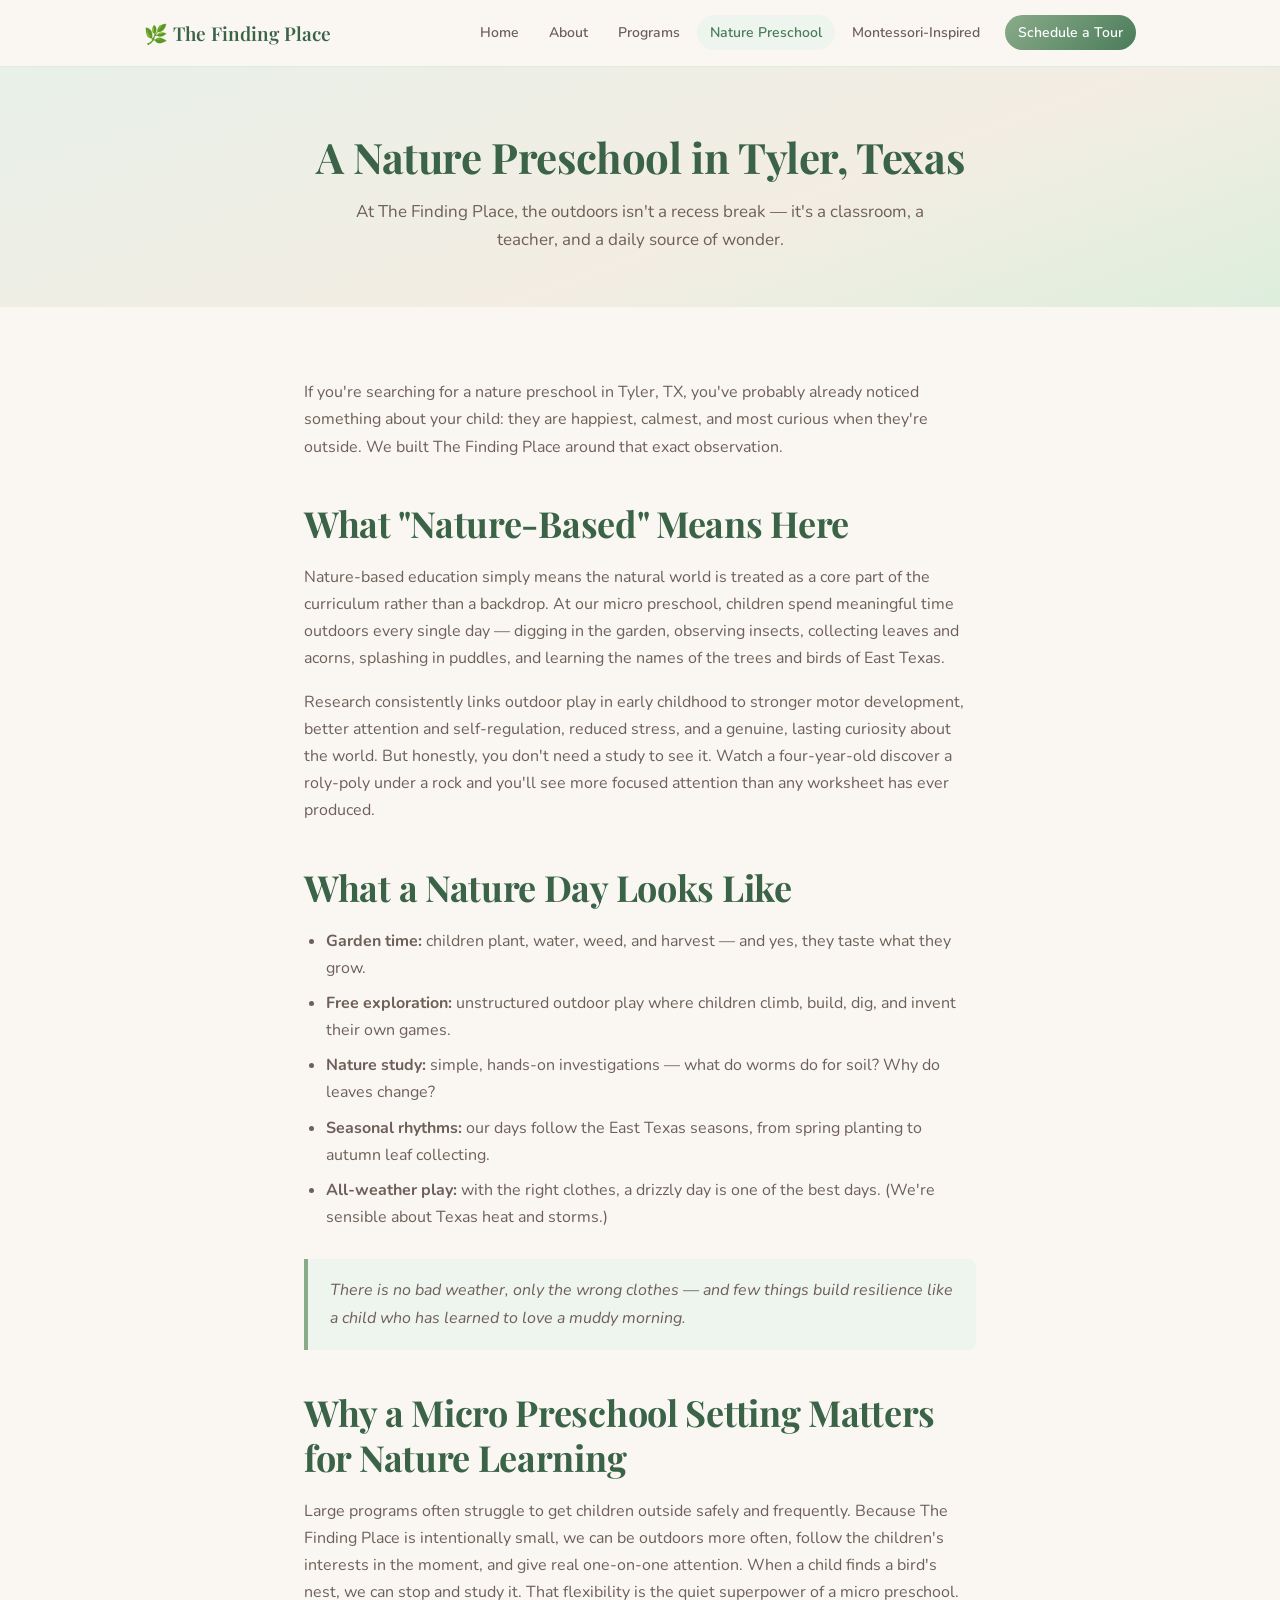
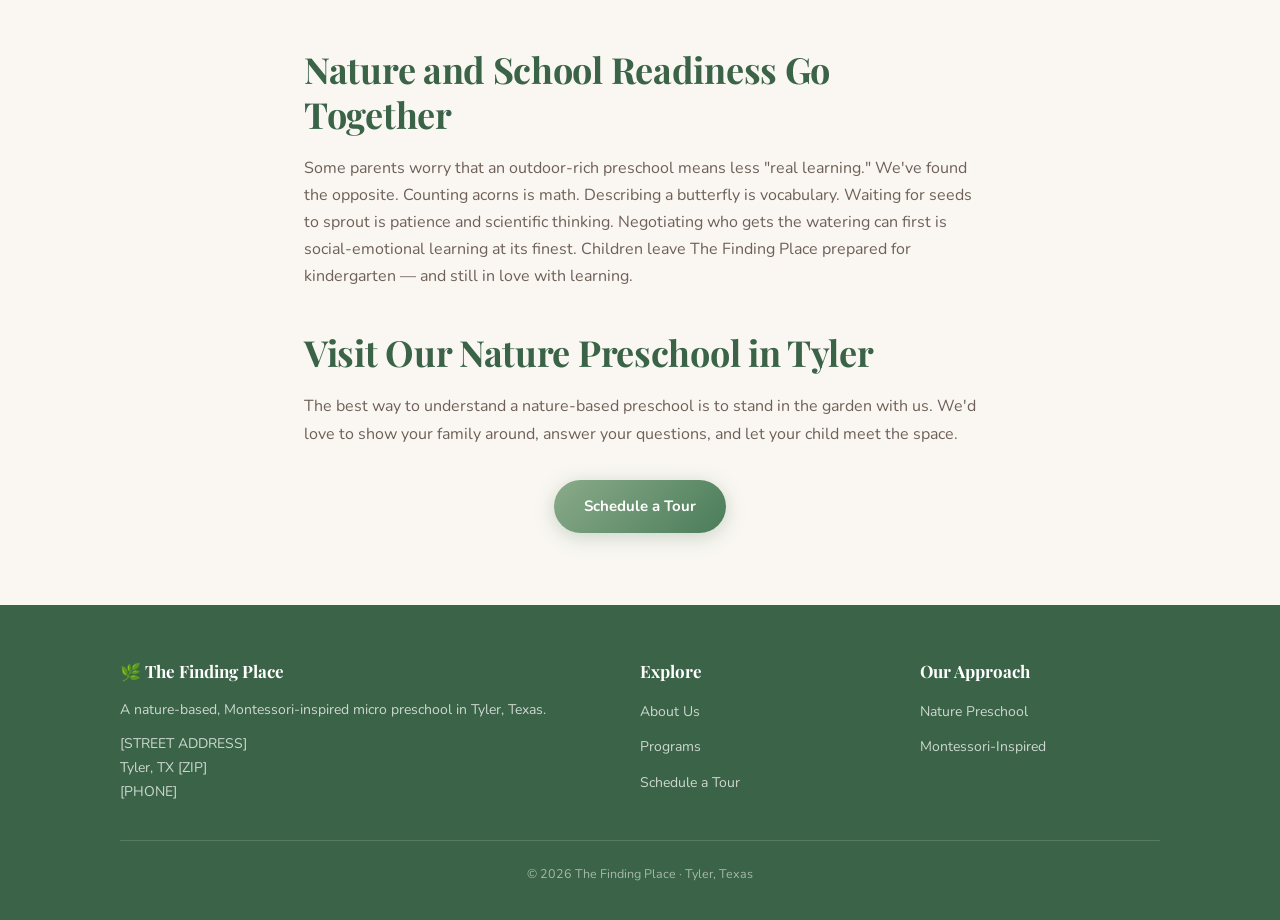
<file: nature-preschool-tyler-tx.html>
<!DOCTYPE html>
<html lang="en">
<head>
<meta charset="UTF-8">
<meta name="viewport" content="width=device-width, initial-scale=1.0">
<title>Nature Preschool in Tyler, TX | The Finding Place</title>
<meta name="description" content="Looking for a nature preschool in Tyler, Texas? The Finding Place builds outdoor exploration, gardening, and play in nature into every day. Learn about our nature-based approach and schedule a tour.">
<link rel="canonical" href="https://www.thefindingplace.com/nature-preschool-tyler-tx.html">
<meta property="og:title" content="Nature Preschool in Tyler, TX | The Finding Place">
<meta property="og:description" content="A nature-based micro preschool in Tyler, Texas where the outdoors is a daily classroom.">
<meta property="og:type" content="website">
<link href="https://fonts.googleapis.com/css2?family=Playfair+Display:ital,wght@0,400;0,600;1,400&family=Nunito:wght@300;400;600;700&display=swap" rel="stylesheet">
<link rel="stylesheet" href="styles.css">
</head>
<body>

<nav class="nav">
  <div class="nav-inner">
    <a href="index.html" class="nav-logo">🌿 The Finding Place</a>
    <button class="nav-toggle" onclick="toggleNav()" aria-label="Menu">☰</button>
    <ul class="nav-links">
      <li><a href="index.html">Home</a></li>
      <li><a href="about.html">About</a></li>
      <li><a href="programs.html">Programs</a></li>
      <li><a href="nature-preschool-tyler-tx.html" class="active">Nature Preschool</a></li>
      <li><a href="montessori-inspired-preschool-tyler-tx.html">Montessori-Inspired</a></li>
      <li><a href="contact.html" class="nav-cta">Schedule a Tour</a></li>
    </ul>
  </div>
</nav>

<header class="page-hero">
  <h1>A Nature Preschool in Tyler, Texas</h1>
  <p>At The Finding Place, the outdoors isn't a recess break — it's a classroom, a teacher, and a daily source of wonder.</p>
</header>

<section class="section">
  <div class="container prose">

    <!-- ✏️ DRAFT COPY — Mom should review, personalize, and add her own stories.
         Target: keep this page 400–600+ words of genuine content. Currently ~520. -->

    <p>If you're searching for a nature preschool in Tyler, TX, you've probably already noticed something about your child: they are happiest, calmest, and most curious when they're outside. We built The Finding Place around that exact observation.</p>

    <h2>What "Nature-Based" Means Here</h2>
    <p>Nature-based education simply means the natural world is treated as a core part of the curriculum rather than a backdrop. At our micro preschool, children spend meaningful time outdoors every single day — digging in the garden, observing insects, collecting leaves and acorns, splashing in puddles, and learning the names of the trees and birds of East Texas.</p>
    <p>Research consistently links outdoor play in early childhood to stronger motor development, better attention and self-regulation, reduced stress, and a genuine, lasting curiosity about the world. But honestly, you don't need a study to see it. Watch a four-year-old discover a roly-poly under a rock and you'll see more focused attention than any worksheet has ever produced.</p>

    <h2>What a Nature Day Looks Like</h2>
    <ul>
      <li><strong>Garden time:</strong> children plant, water, weed, and harvest — and yes, they taste what they grow.</li>
      <li><strong>Free exploration:</strong> unstructured outdoor play where children climb, build, dig, and invent their own games.</li>
      <li><strong>Nature study:</strong> simple, hands-on investigations — what do worms do for soil? Why do leaves change?</li>
      <li><strong>Seasonal rhythms:</strong> our days follow the East Texas seasons, from spring planting to autumn leaf collecting.</li>
      <li><strong>All-weather play:</strong> with the right clothes, a drizzly day is one of the best days. (We're sensible about Texas heat and storms.)</li>
    </ul>

    <div class="callout">There is no bad weather, only the wrong clothes — and few things build resilience like a child who has learned to love a muddy morning.</div>

    <h2>Why a Micro Preschool Setting Matters for Nature Learning</h2>
    <p>Large programs often struggle to get children outside safely and frequently. Because The Finding Place is intentionally small, we can be outdoors more often, follow the children's interests in the moment, and give real one-on-one attention. When a child finds a bird's nest, we can stop and study it. That flexibility is the quiet superpower of a micro preschool.</p>

    <h2>Nature and School Readiness Go Together</h2>
    <p>Some parents worry that an outdoor-rich preschool means less "real learning." We've found the opposite. Counting acorns is math. Describing a butterfly is vocabulary. Waiting for seeds to sprout is patience and scientific thinking. Negotiating who gets the watering can first is social-emotional learning at its finest. Children leave The Finding Place prepared for kindergarten — and still in love with learning.</p>

    <h2>Visit Our Nature Preschool in Tyler</h2>
    <p>The best way to understand a nature-based preschool is to stand in the garden with us. We'd love to show your family around, answer your questions, and let your child meet the space.</p>

    <div style="text-align:center;margin-top:32px;">
      <a href="contact.html" class="btn btn-primary">Schedule a Tour</a>
    </div>

  </div>
</section>

<footer class="footer">
  <div class="footer-inner">
    <div>
      <h4>🌿 The Finding Place</h4>
      <p>A nature-based, Montessori-inspired micro preschool in Tyler, Texas.</p>
      <p style="margin-top:10px;">[STREET ADDRESS]<br>Tyler, TX [ZIP]<br>[PHONE]</p>
    </div>
    <div>
      <h4>Explore</h4>
      <ul>
        <li><a href="about.html">About Us</a></li>
        <li><a href="programs.html">Programs</a></li>
        <li><a href="contact.html">Schedule a Tour</a></li>
      </ul>
    </div>
    <div>
      <h4>Our Approach</h4>
      <ul>
        <li><a href="nature-preschool-tyler-tx.html">Nature Preschool</a></li>
        <li><a href="montessori-inspired-preschool-tyler-tx.html">Montessori-Inspired</a></li>
      </ul>
    </div>
  </div>
  <div class="footer-bottom">© <span id="yr"></span> The Finding Place · Tyler, Texas</div>
</footer>

<script src="script.js"></script>
<script>document.getElementById('yr').textContent = new Date().getFullYear();</script>
</body>
</html>
</file>
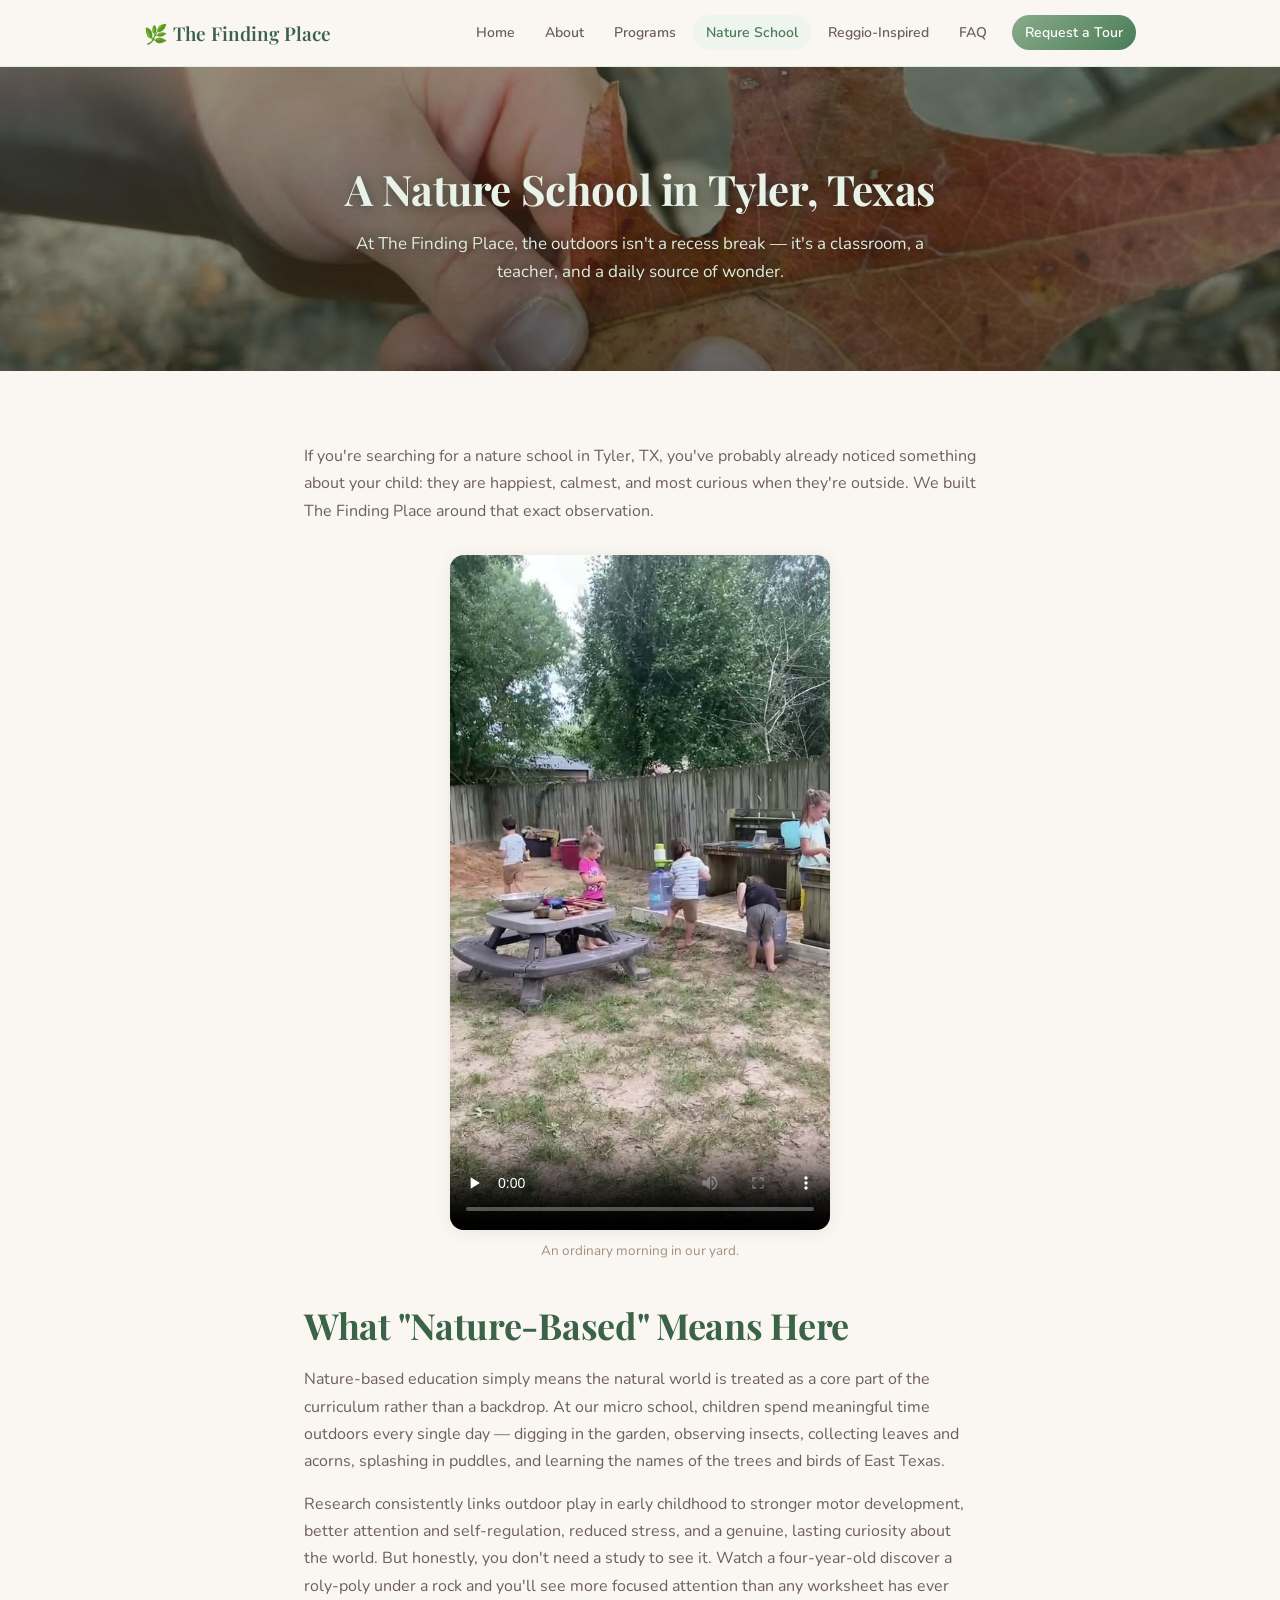
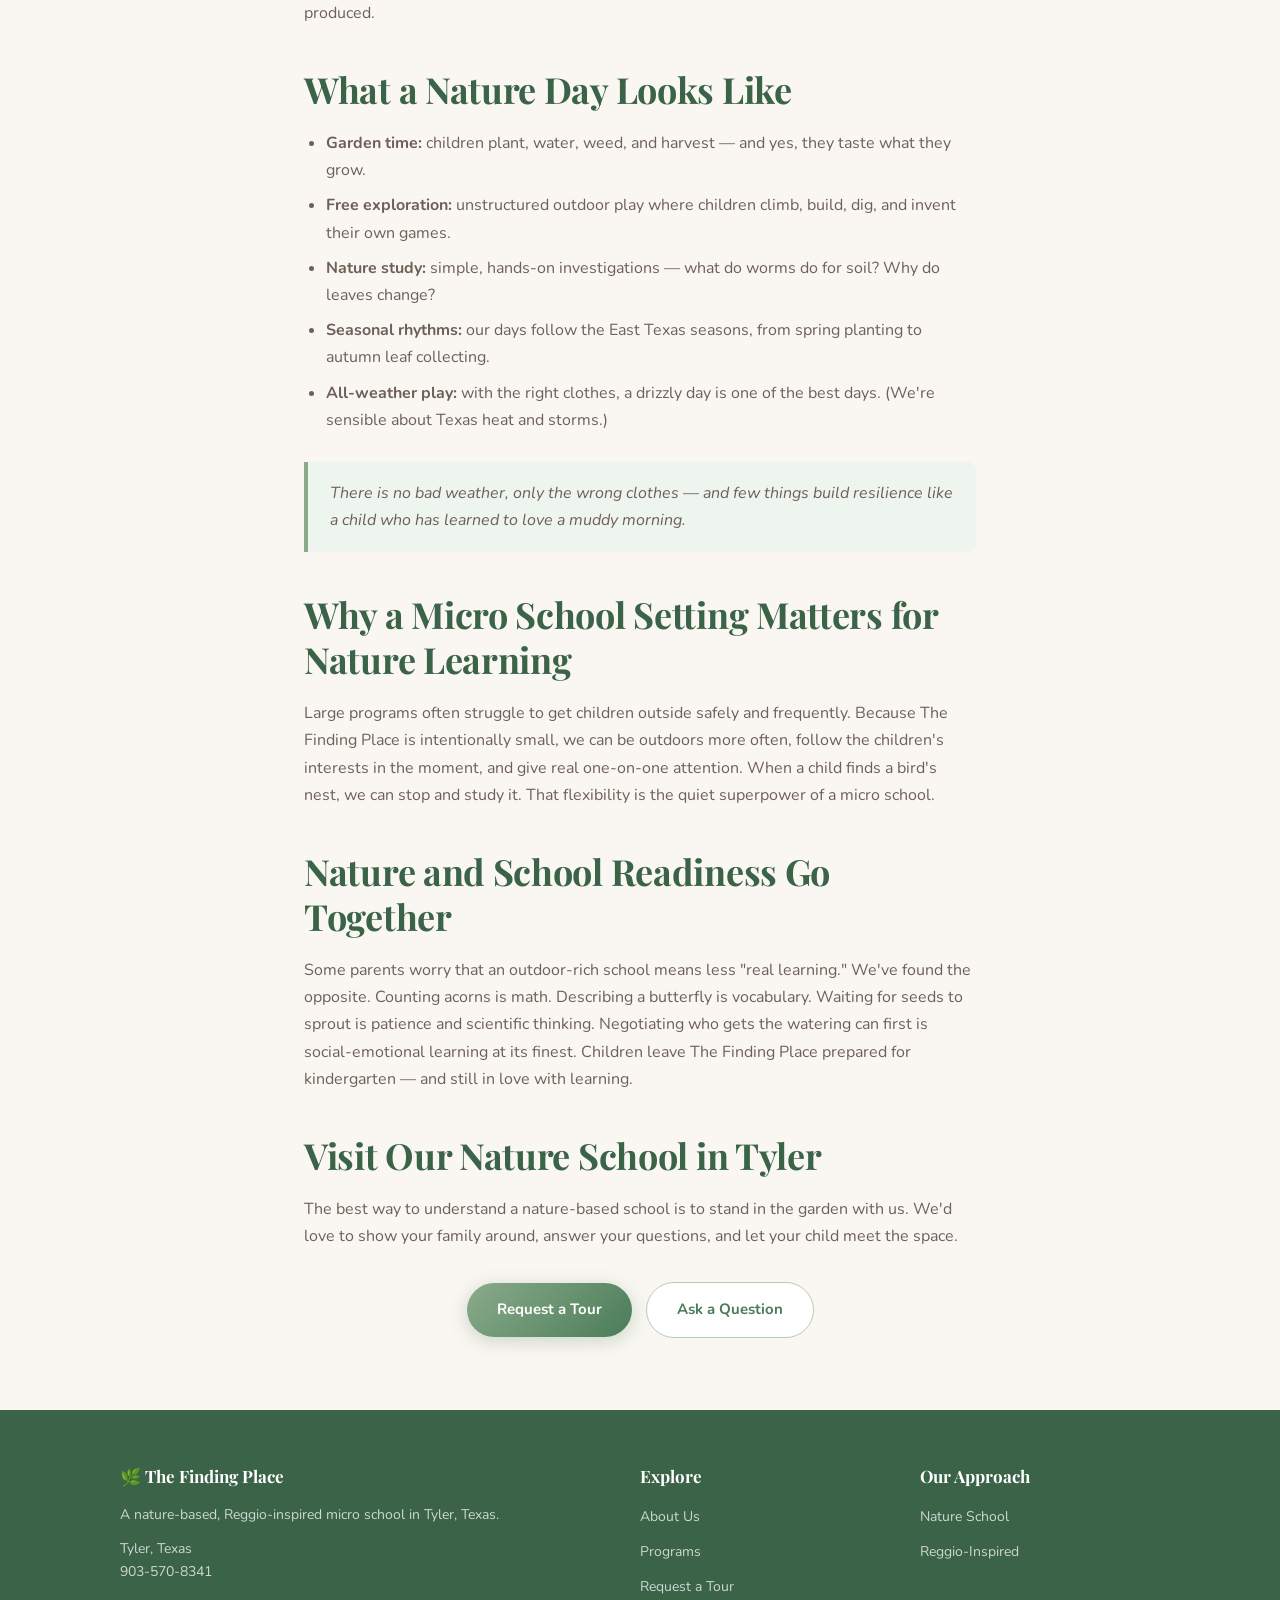
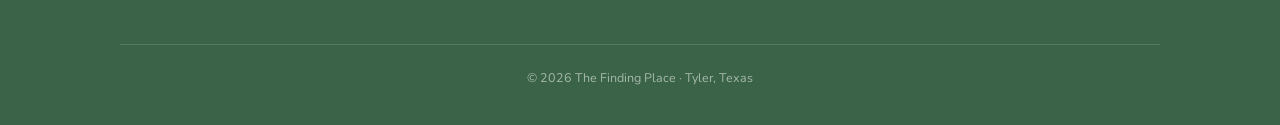
<file: nature-school-tyler-tx.html>
<!DOCTYPE html>
<html lang="en">
<head>
<meta charset="UTF-8">
<meta name="viewport" content="width=device-width, initial-scale=1.0">
<title>Nature School in Tyler, TX | The Finding Place</title>
<meta name="description" content="Looking for a nature school in Tyler, Texas? The Finding Place builds outdoor exploration, gardening, and play in nature into every day. Learn about our nature-based approach and request a tour.">
<link rel="canonical" href="https://thefinding.place/nature-school-tyler-tx.html">
<meta property="og:title" content="Nature School in Tyler, TX | The Finding Place">
<meta property="og:description" content="A nature-based micro school in Tyler, Texas where the outdoors is a daily classroom.">
<meta property="og:type" content="website">
<link href="https://fonts.googleapis.com/css2?family=Playfair+Display:ital,wght@0,400;0,600;1,400&family=Nunito:wght@300;400;600;700&display=swap" rel="stylesheet">
<link rel="stylesheet" href="styles.css?v=20">
<style>
  .page-hero {
    background: linear-gradient(rgba(34,52,36,0.46), rgba(26,42,28,0.62)), url('hero-leaf.jpg') center 55%/cover;
    padding: 96px 24px 84px;
  }
  .page-hero h1 { color: #e9f2e8; text-shadow: 0 2px 14px rgba(15,28,16,0.55); text-wrap: balance; }
  .page-hero p { color: #e0ece0; text-shadow: 0 1px 10px rgba(15,28,16,0.5); }
</style>
</head>
<body>

<nav class="nav">
  <div class="nav-inner">
    <a href="index.html" class="nav-logo">🌿 The Finding Place</a>
    <button class="nav-toggle" onclick="toggleNav()" aria-label="Menu">☰</button>
    <ul class="nav-links">
      <li><a href="index.html">Home</a></li>
      <li><a href="about.html">About</a></li>
      <li><a href="programs.html">Programs</a></li>
      <li><a href="nature-school-tyler-tx.html" class="active">Nature School</a></li>
      <li><a href="reggio-inspired-school-tyler-tx.html">Reggio-Inspired</a></li>
      <li><a href="faq.html">FAQ</a></li>
      <li><a href="contact.html" class="nav-cta">Request a Tour</a></li>
    </ul>
  </div>
</nav>

<header class="page-hero">
  <h1>A Nature School in Tyler,&nbsp;Texas</h1>
  <p>At The Finding Place, the outdoors isn't a recess break — it's a classroom, a teacher, and a daily source of wonder.</p>
</header>

<section class="section">
  <div class="container prose">

    <!-- ✏️ DRAFT COPY — Mom should review, personalize, and add her own stories.
         Target: keep this page 400–600+ words of genuine content. Currently ~520. -->

    <p>If you're searching for a nature school in Tyler, TX, you've probably already noticed something about your child: they are happiest, calmest, and most curious when they're outside. We built The Finding Place around that exact observation.</p>

    <figure class="video-portrait">
      <video controls preload="none" playsinline poster="yard-play-poster.jpg" width="540" height="960">
        <source src="yard-play.mp4" type="video/mp4">
        Your browser can't play this video.
      </video>
      <figcaption>An ordinary morning in our yard.</figcaption>
    </figure>

    <h2>What "Nature-Based" Means Here</h2>
    <p>Nature-based education simply means the natural world is treated as a core part of the curriculum rather than a backdrop. At our micro school, children spend meaningful time outdoors every single day — digging in the garden, observing insects, collecting leaves and acorns, splashing in puddles, and learning the names of the trees and birds of East Texas.</p>
    <p>Research consistently links outdoor play in early childhood to stronger motor development, better attention and self-regulation, reduced stress, and a genuine, lasting curiosity about the world. But honestly, you don't need a study to see it. Watch a four-year-old discover a roly-poly under a rock and you'll see more focused attention than any worksheet has ever produced.</p>

    <h2>What a Nature Day Looks Like</h2>
    <ul>
      <li><strong>Garden time:</strong> children plant, water, weed, and harvest — and yes, they taste what they grow.</li>
      <li><strong>Free exploration:</strong> unstructured outdoor play where children climb, build, dig, and invent their own games.</li>
      <li><strong>Nature study:</strong> simple, hands-on investigations — what do worms do for soil? Why do leaves change?</li>
      <li><strong>Seasonal rhythms:</strong> our days follow the East Texas seasons, from spring planting to autumn leaf collecting.</li>
      <li><strong>All-weather play:</strong> with the right clothes, a drizzly day is one of the best days. (We're sensible about Texas heat and storms.)</li>
    </ul>

    <div class="callout">There is no bad weather, only the wrong clothes — and few things build resilience like a child who has learned to love a muddy morning.</div>

    <h2>Why a Micro School Setting Matters for Nature Learning</h2>
    <p>Large programs often struggle to get children outside safely and frequently. Because The Finding Place is intentionally small, we can be outdoors more often, follow the children's interests in the moment, and give real one-on-one attention. When a child finds a bird's nest, we can stop and study it. That flexibility is the quiet superpower of a micro school.</p>

    <h2>Nature and School Readiness Go Together</h2>
    <p>Some parents worry that an outdoor-rich school means less "real learning." We've found the opposite. Counting acorns is math. Describing a butterfly is vocabulary. Waiting for seeds to sprout is patience and scientific thinking. Negotiating who gets the watering can first is social-emotional learning at its finest. Children leave The Finding Place prepared for kindergarten — and still in love with learning.</p>

    <h2>Visit Our Nature School in Tyler</h2>
    <p>The best way to understand a nature-based school is to stand in the garden with us. We'd love to show your family around, answer your questions, and let your child meet the space.</p>

    <div style="text-align:center;margin-top:32px;">
      <a href="contact.html" class="btn btn-primary" data-tour-open>Request a Tour</a>
      <a href="contact.html" class="btn btn-outline" data-info-open>Ask a Question</a>
    </div>

  </div>
</section>

<footer class="footer">
  <div class="footer-inner">
    <div>
      <h4>🌿 The Finding Place</h4>
      <p>A nature-based, Reggio-inspired micro school in Tyler, Texas.</p>
      <p style="margin-top:10px;">Tyler, Texas<br>903-570-8341</p>
    </div>
    <div>
      <h4>Explore</h4>
      <ul>
        <li><a href="about.html">About Us</a></li>
        <li><a href="programs.html">Programs</a></li>
        <li><a href="contact.html">Request a Tour</a></li>
      </ul>
    </div>
    <div>
      <h4>Our Approach</h4>
      <ul>
        <li><a href="nature-school-tyler-tx.html">Nature School</a></li>
        <li><a href="reggio-inspired-school-tyler-tx.html">Reggio-Inspired</a></li>
      </ul>
    </div>
  </div>
  <div class="footer-bottom">© <span id="yr"></span> The Finding Place · Tyler, Texas</div>
</footer>

<script src="script.js?v=20"></script>
<script src="tour.js?v=20"></script>
<script>document.getElementById('yr').textContent = new Date().getFullYear();</script>
</body>
</html>
</file>
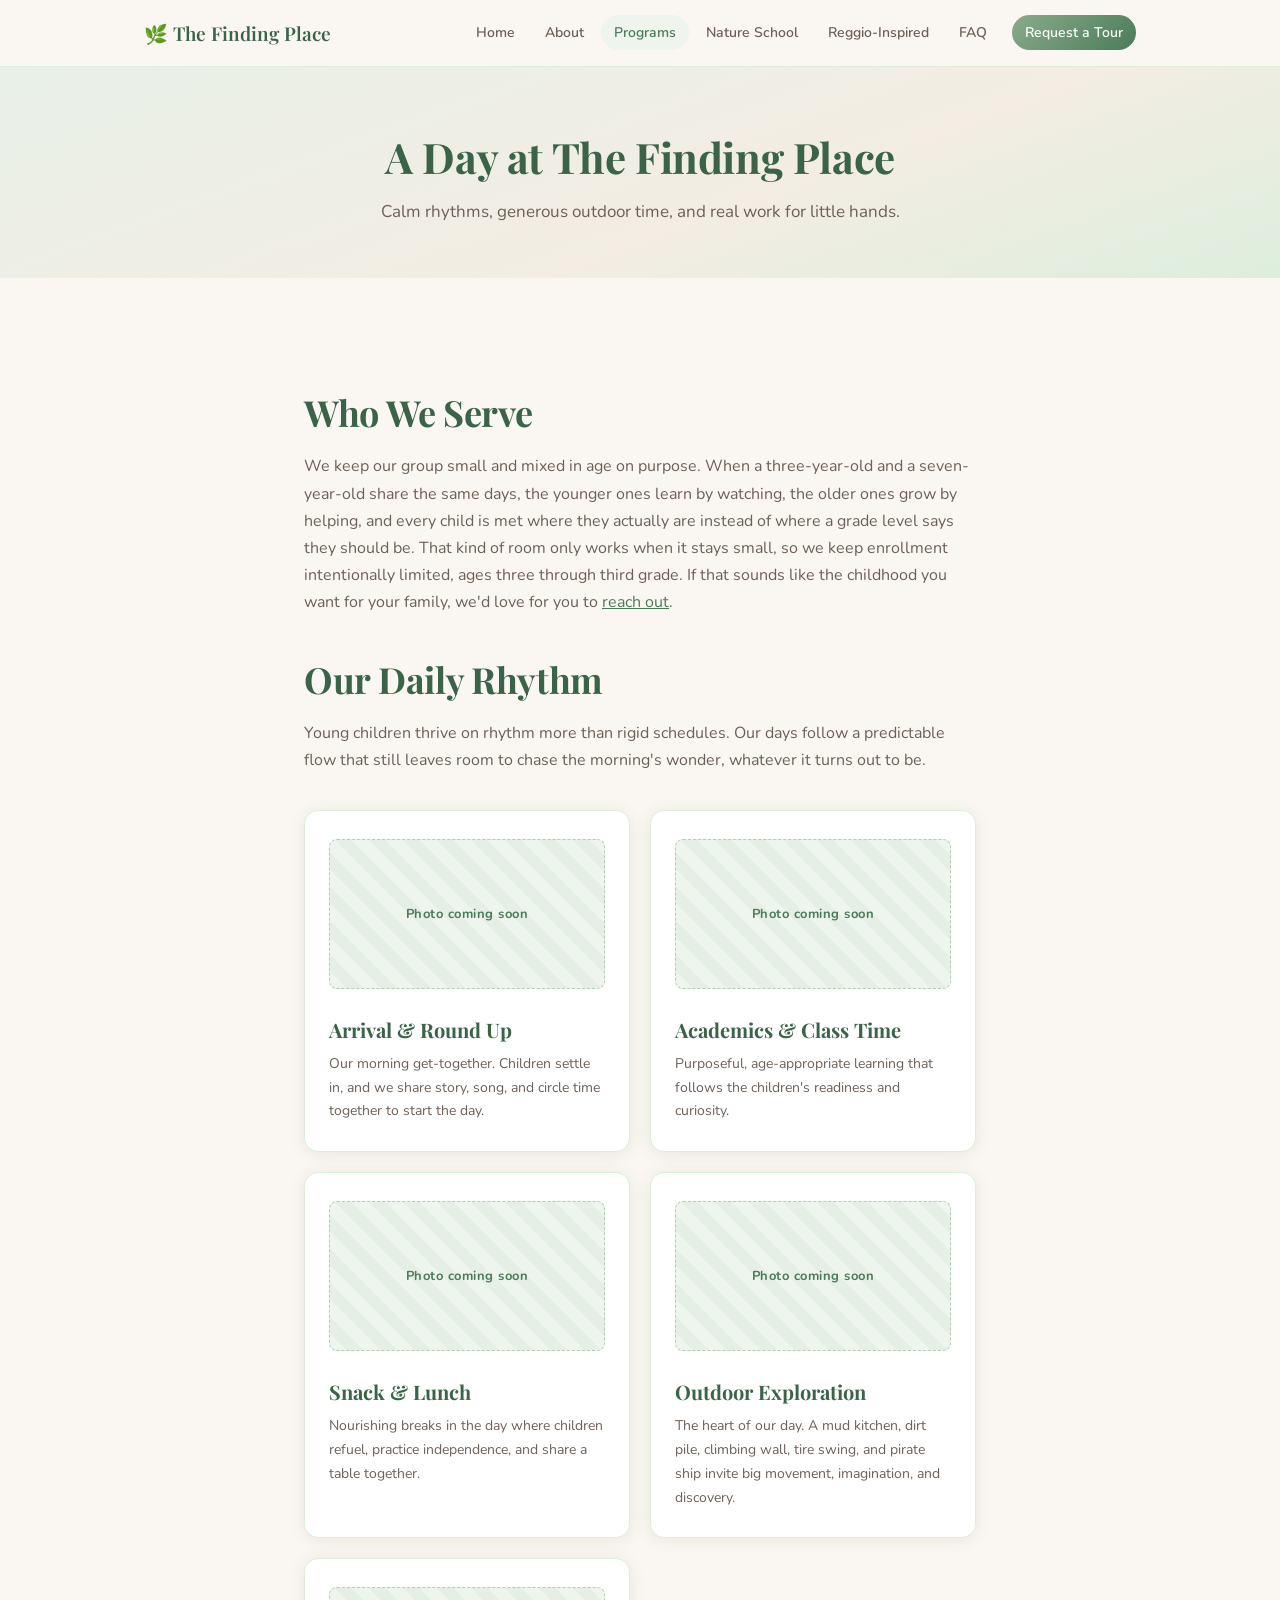
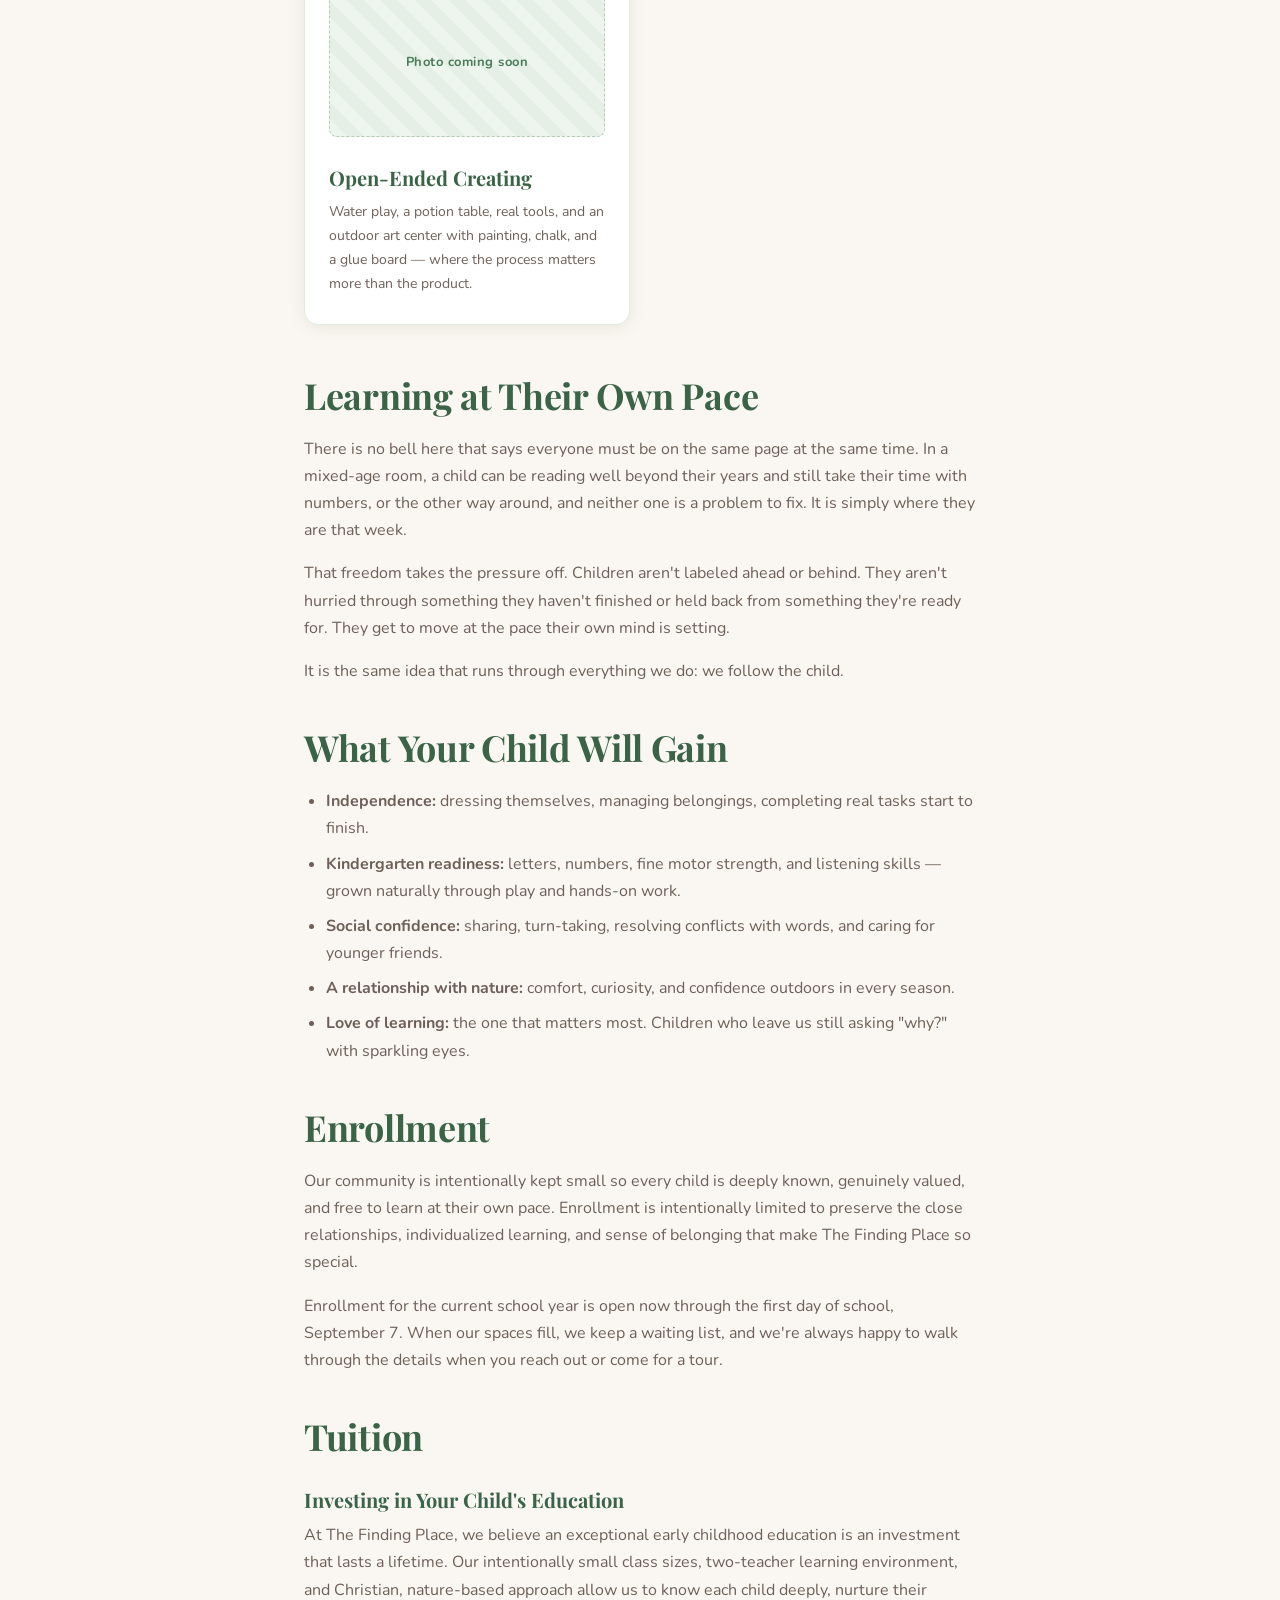
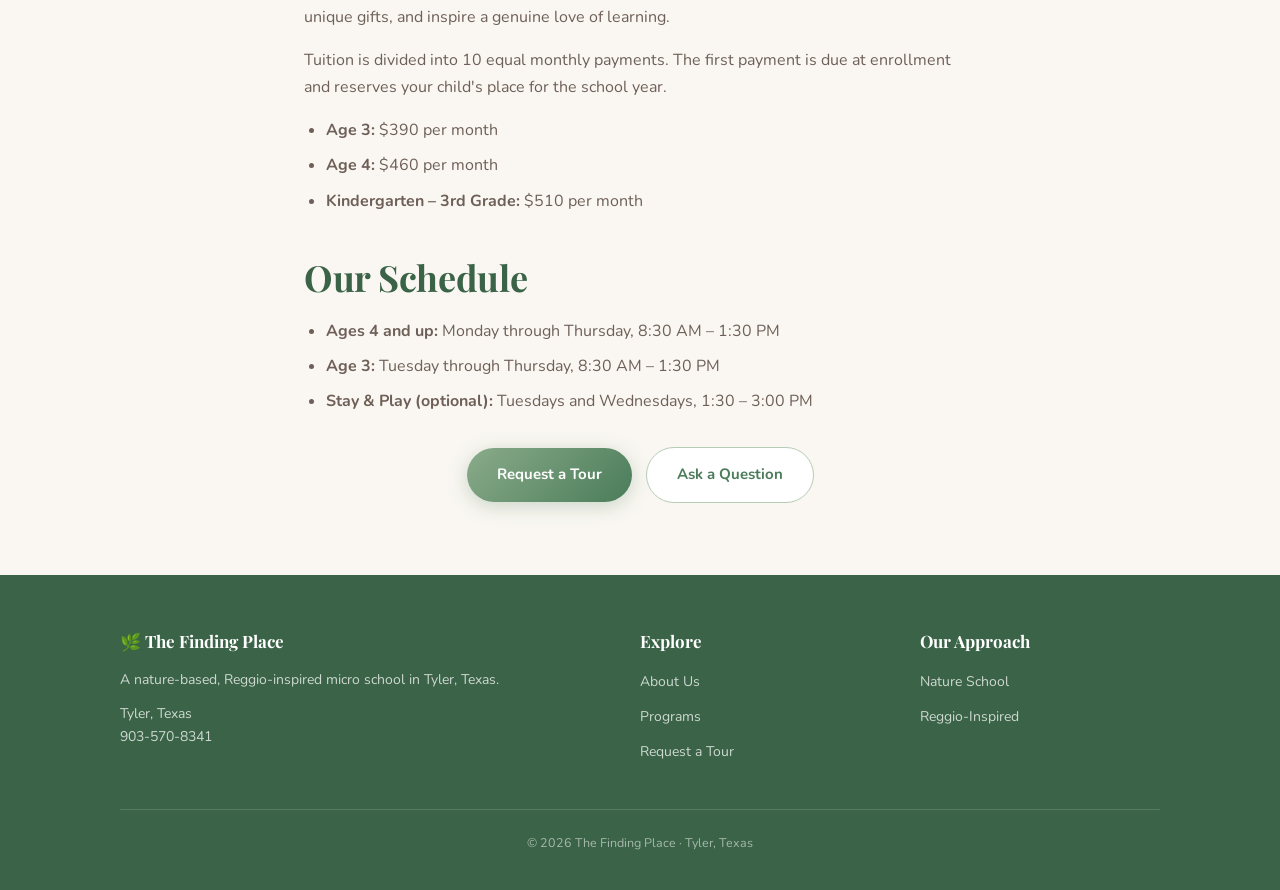
<file: programs.html>
<!DOCTYPE html>
<html lang="en">
<head>
<meta charset="UTF-8">
<meta name="viewport" content="width=device-width, initial-scale=1.0">
<title>Programs & Daily Rhythm | The Finding Place — School in Tyler, TX</title>
<meta name="description" content="See what a day looks like at The Finding Place, a nature-based micro school in Tyler, TX — morning work, outdoor exploration, practical life, story, and rest.">
<link rel="canonical" href="https://thefinding.place/programs.html">
<link href="https://fonts.googleapis.com/css2?family=Playfair+Display:ital,wght@0,400;0,600;1,400&family=Nunito:wght@300;400;600;700&display=swap" rel="stylesheet">
<link rel="stylesheet" href="styles.css?v=20">
</head>
<body>

<nav class="nav">
  <div class="nav-inner">
    <a href="index.html" class="nav-logo">🌿 The Finding Place</a>
    <button class="nav-toggle" onclick="toggleNav()" aria-label="Menu">☰</button>
    <ul class="nav-links">
      <li><a href="index.html">Home</a></li>
      <li><a href="about.html">About</a></li>
      <li><a href="programs.html" class="active">Programs</a></li>
      <li><a href="nature-school-tyler-tx.html">Nature School</a></li>
      <li><a href="reggio-inspired-school-tyler-tx.html">Reggio-Inspired</a></li>
      <li><a href="faq.html">FAQ</a></li>
      <li><a href="contact.html" class="nav-cta">Request a Tour</a></li>
    </ul>
  </div>
</nav>

<header class="page-hero">
  <h1>A Day at The Finding Place</h1>
  <p>Calm rhythms, generous outdoor time, and real work for little hands.</p>
</header>

<section class="section">
  <div class="container prose">

    <!-- ✏️ Mom: adjust ages, days, hours, and the schedule below to match reality.
         Tuition details intentionally left off the website — handled in person/tour. -->

    <h2>Who We Serve</h2>
    <p>We keep our group small and mixed in age on purpose. When a three-year-old and a seven-year-old share the same days, the younger ones learn by watching, the older ones grow by helping, and every child is met where they actually are instead of where a grade level says they should be. That kind of room only works when it stays small, so we keep enrollment intentionally limited, ages three through third grade. If that sounds like the childhood you want for your family, we'd love for you to <a href="contact.html">reach out</a>.</p>

    <h2>Our Daily Rhythm</h2>
    <p>Young children thrive on rhythm more than rigid schedules. Our days follow a predictable flow that still leaves room to chase the morning's wonder, whatever it turns out to be.</p>

<div class="card-grid" style="grid-template-columns:1fr 1fr;">
  <div class="card">
    <div class="photo-ph">Photo coming soon</div>
    <h3>Arrival &amp; Round Up</h3>
    <p>Our morning get-together. Children settle in, and we share story, song, and circle time together to start the day.</p>
  </div>
  <div class="card">
    <div class="photo-ph">Photo coming soon</div>
    <h3>Academics &amp; Class Time</h3>
    <p>Purposeful, age-appropriate learning that follows the children's readiness and curiosity.</p>
  </div>
  <div class="card">
    <div class="photo-ph">Photo coming soon</div>
    <h3>Snack &amp; Lunch</h3>
    <p>Nourishing breaks in the day where children refuel, practice independence, and share a table together.</p>
  </div>
  <div class="card">
    <div class="photo-ph">Photo coming soon</div>
    <h3>Outdoor Exploration</h3>
    <p>The heart of our day. A mud kitchen, dirt pile, climbing wall, tire swing, and pirate ship invite big movement, imagination, and discovery.</p>
  </div>
  <div class="card">
    <div class="photo-ph">Photo coming soon</div>
    <h3>Open-Ended Creating</h3>
    <p>Water play, a potion table, real tools, and an outdoor art center with painting, chalk, and a glue board — where the process matters more than the product.</p>
  </div>
</div>

    <h2 style="margin-top:48px;">Learning at Their Own Pace</h2>

    <p>There is no bell here that says everyone must be on the same page at the same time. In a mixed-age room, a child can be reading well beyond their years and still take their time with numbers, or the other way around, and neither one is a problem to fix. It is simply where they are that week.</p>

    <p>That freedom takes the pressure off. Children aren't labeled ahead or behind. They aren't hurried through something they haven't finished or held back from something they're ready for. They get to move at the pace their own mind is setting.</p>

    <p>It is the same idea that runs through everything we do: we follow the child.</p>

    <h2>What Your Child Will Gain</h2>
    <ul>
      <li><strong>Independence:</strong> dressing themselves, managing belongings, completing real tasks start to finish.</li>
      <li><strong>Kindergarten readiness:</strong> letters, numbers, fine motor strength, and listening skills — grown naturally through play and hands-on work.</li>
      <li><strong>Social confidence:</strong> sharing, turn-taking, resolving conflicts with words, and caring for younger friends.</li>
      <li><strong>A relationship with nature:</strong> comfort, curiosity, and confidence outdoors in every season.</li>
      <li><strong>Love of learning:</strong> the one that matters most. Children who leave us still asking "why?" with sparkling eyes.</li>
    </ul>

    <h2>Enrollment</h2>
    <p>Our community is intentionally kept small so every child is deeply known, genuinely valued, and free to learn at their own pace. Enrollment is intentionally limited to preserve the close relationships, individualized learning, and sense of belonging that make The Finding Place so special.</p>
    <p>Enrollment for the current school year is open now through the first day of school, September 7. When our spaces fill, we keep a waiting list, and we're always happy to walk through the details when you reach out or come for a tour.</p>

    <h2>Tuition</h2>
    <h3>Investing in Your Child's Education</h3>
    <p>At The Finding Place, we believe an exceptional early childhood education is an investment that lasts a lifetime. Our intentionally small class sizes, two-teacher learning environment, and Christian, nature-based approach allow us to know each child deeply, nurture their unique gifts, and inspire a genuine love of learning.</p>
    <p>Tuition is divided into 10 equal monthly payments. The first payment is due at enrollment and reserves your child's place for the school year.</p>
    <ul>
      <li><strong>Age 3:</strong> $390 per month</li>
      <li><strong>Age 4:</strong> $460 per month</li>
      <li><strong>Kindergarten – 3rd Grade:</strong> $510 per month</li>
    </ul>

    <h2>Our Schedule</h2>
    <ul>
    <li><strong>Ages 4 and up:</strong> Monday through Thursday, 8:30 AM – 1:30 PM</li>
    <li><strong>Age 3:</strong> Tuesday through Thursday, 8:30 AM – 1:30 PM</li>
    <li><strong>Stay &amp; Play (optional):</strong> Tuesdays and Wednesdays, 1:30 – 3:00 PM</li>
    </ul>

    <div style="text-align:center;margin-top:32px;">
      <a href="contact.html" class="btn btn-primary" data-tour-open>Request a Tour</a>
      <a href="contact.html" class="btn btn-outline" data-info-open>Ask a Question</a>
    </div>

  </div>
</section>

<footer class="footer">
  <div class="footer-inner">
    <div>
      <h4>🌿 The Finding Place</h4>
      <p>A nature-based, Reggio-inspired micro school in Tyler, Texas.</p>
      <p style="margin-top:10px;">Tyler, Texas<br>903-570-8341</p>
    </div>
    <div>
      <h4>Explore</h4>
      <ul>
        <li><a href="about.html">About Us</a></li>
        <li><a href="programs.html">Programs</a></li>
        <li><a href="contact.html">Request a Tour</a></li>
      </ul>
    </div>
    <div>
      <h4>Our Approach</h4>
      <ul>
        <li><a href="nature-school-tyler-tx.html">Nature School</a></li>
        <li><a href="reggio-inspired-school-tyler-tx.html">Reggio-Inspired</a></li>
      </ul>
    </div>
  </div>
  <div class="footer-bottom">© <span id="yr"></span> The Finding Place · Tyler, Texas</div>
</footer>

<script src="script.js?v=20"></script>
<script src="tour.js?v=20"></script>
<script>document.getElementById('yr').textContent = new Date().getFullYear();</script>
</body>
</html>
</file>
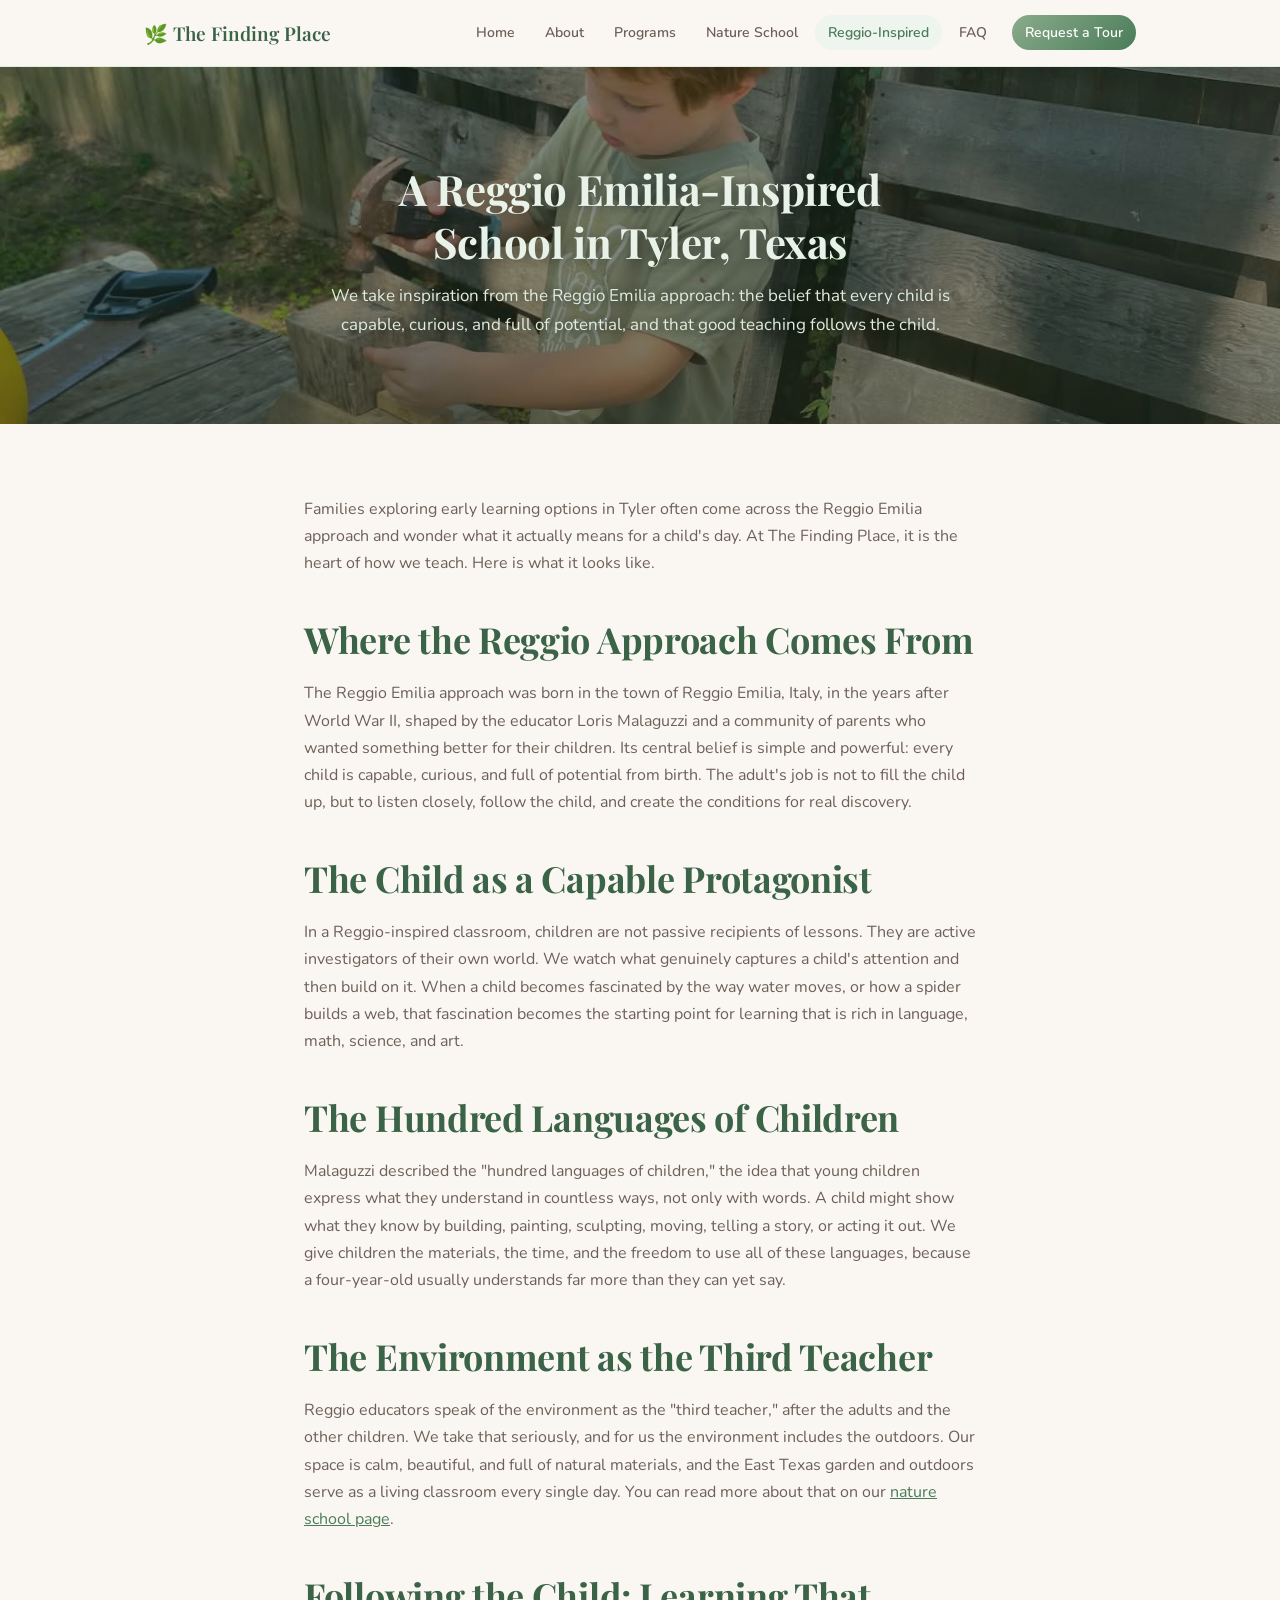
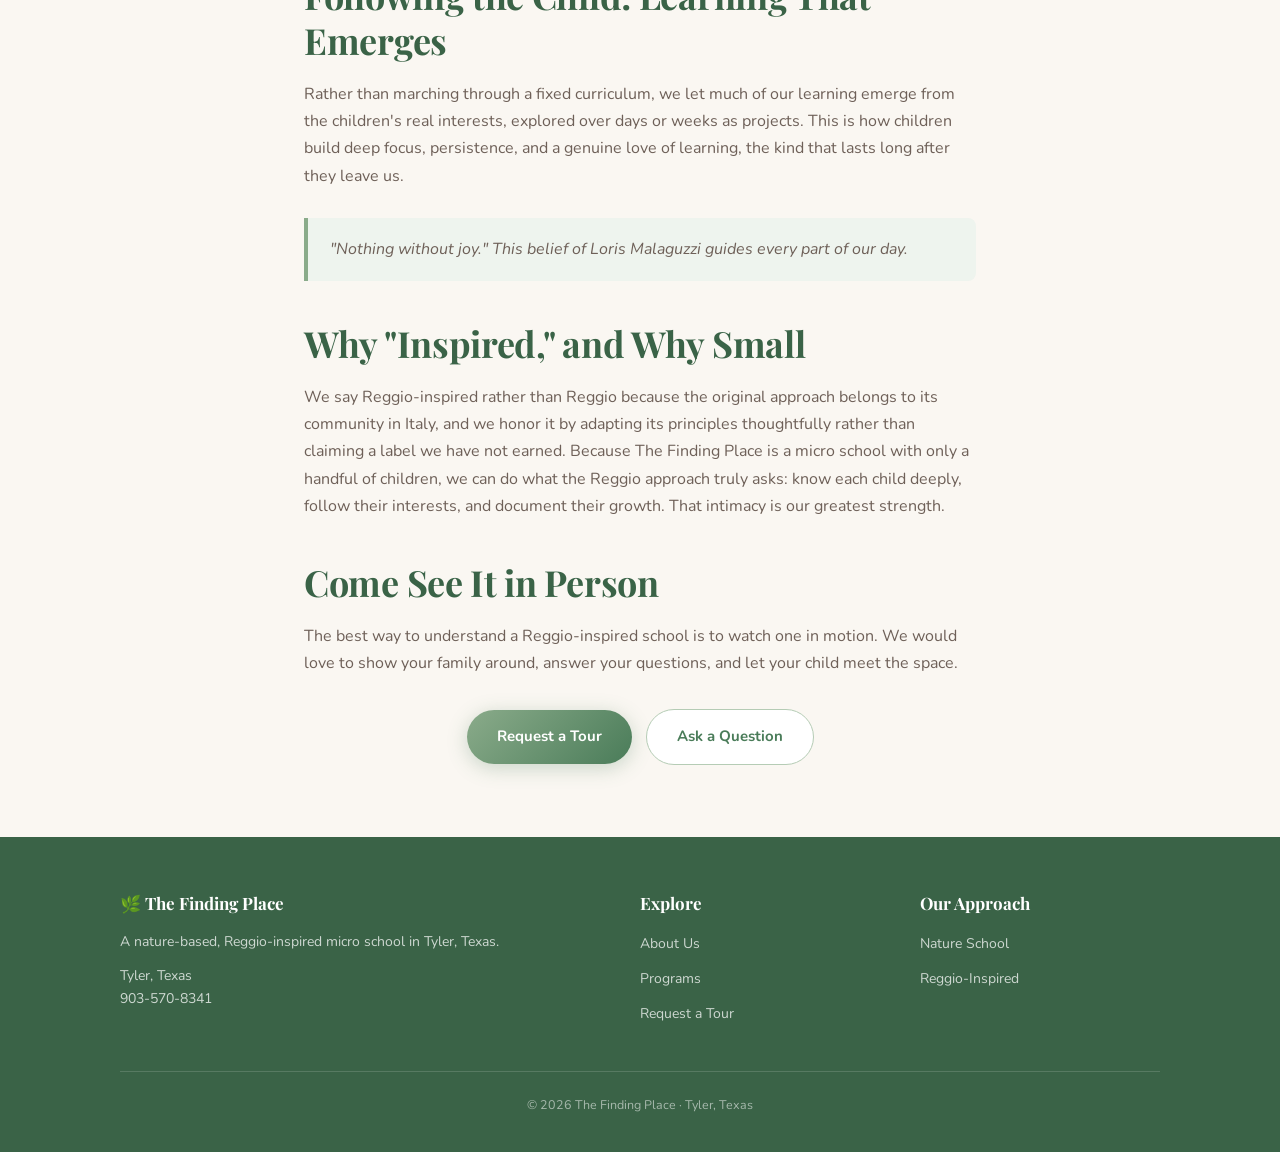
<file: reggio-inspired-school-tyler-tx.html>
<!DOCTYPE html>
<html lang="en">
<head>
<meta charset="UTF-8">
<meta name="viewport" content="width=device-width, initial-scale=1.0">
<title>Reggio Emilia-Inspired School in Tyler, TX | The Finding Place</title>
<meta name="description" content="The Finding Place is a Reggio Emilia-inspired micro school in Tyler, Texas. Child-led projects, learning through many languages, and the outdoors as a daily classroom. Request a tour.">
<link rel="canonical" href="https://thefinding.place/reggio-inspired-school-tyler-tx.html">
<meta property="og:title" content="Reggio Emilia-Inspired School in Tyler, TX | The Finding Place">
<meta property="og:description" content="Child-led, project-based early learning in Tyler, Texas, inspired by the Reggio Emilia approach.">
<meta property="og:type" content="website">
<link href="https://fonts.googleapis.com/css2?family=Playfair+Display:ital,wght@0,400;0,600;1,400&family=Nunito:wght@300;400;600;700&display=swap" rel="stylesheet">
<link rel="stylesheet" href="styles.css?v=20">
<style>
  .page-hero {
    background: linear-gradient(rgba(34,52,36,0.46), rgba(26,42,28,0.62)), url('hero-reggio.jpg') center 38%/cover;
    padding: 96px 24px 84px;
  }
  .page-hero h1 { color: #e9f2e8; text-shadow: 0 2px 14px rgba(15,28,16,0.55); text-wrap: balance; }
  .page-hero p { color: #e0ece0; text-shadow: 0 1px 10px rgba(15,28,16,0.5); }
  /* On phones the crop is nearly square, so centred text lands right on the
     boy. Give the hero height, drop the text to the bottom, and weight the
     scrim downwards so he stays visible above it. */
  @media (max-width: 800px) {
    .page-hero {
      min-height: 72vh;
      display: flex;
      flex-direction: column;
      justify-content: flex-end;
      padding: 40px 24px 38px;
      background: linear-gradient(rgba(20,32,20,0.10) 0%, rgba(20,32,20,0.22) 45%, rgba(16,28,17,0.86) 100%), url('hero-reggio.jpg') center 30%/cover;
    }
  }
</style>
</head>
<body>

<nav class="nav">
  <div class="nav-inner">
    <a href="index.html" class="nav-logo">🌿 The Finding Place</a>
    <button class="nav-toggle" onclick="toggleNav()" aria-label="Menu">☰</button>
    <ul class="nav-links">
      <li><a href="index.html">Home</a></li>
      <li><a href="about.html">About</a></li>
      <li><a href="programs.html">Programs</a></li>
      <li><a href="nature-school-tyler-tx.html">Nature School</a></li>
      <li><a href="reggio-inspired-school-tyler-tx.html" class="active">Reggio-Inspired</a></li>
      <li><a href="faq.html">FAQ</a></li>
      <li><a href="contact.html" class="nav-cta">Request a Tour</a></li>
    </ul>
  </div>
</nav>

<header class="page-hero">
  <h1>A Reggio Emilia-Inspired School in Tyler,&nbsp;Texas</h1>
  <p>We take inspiration from the Reggio Emilia approach: the belief that every child is capable, curious, and full of potential, and that good teaching follows the child.</p>
</header>

<section class="section">
  <div class="container prose">

    <!-- ✏️ DRAFT COPY — Mom should review and personalize with examples from her own classroom. Target 400-600+ words. -->

    <p>Families exploring early learning options in Tyler often come across the Reggio Emilia approach and wonder what it actually means for a child's day. At The Finding Place, it is the heart of how we teach. Here is what it looks like.</p>

    <h2>Where the Reggio Approach Comes From</h2>
    <p>The Reggio Emilia approach was born in the town of Reggio Emilia, Italy, in the years after World War II, shaped by the educator Loris Malaguzzi and a community of parents who wanted something better for their children. Its central belief is simple and powerful: every child is capable, curious, and full of potential from birth. The adult's job is not to fill the child up, but to listen closely, follow the child, and create the conditions for real discovery.</p>

    <h2>The Child as a Capable Protagonist</h2>
    <p>In a Reggio-inspired classroom, children are not passive recipients of lessons. They are active investigators of their own world. We watch what genuinely captures a child's attention and then build on it. When a child becomes fascinated by the way water moves, or how a spider builds a web, that fascination becomes the starting point for learning that is rich in language, math, science, and art.</p>

    <h2>The Hundred Languages of Children</h2>
    <p>Malaguzzi described the "hundred languages of children," the idea that young children express what they understand in countless ways, not only with words. A child might show what they know by building, painting, sculpting, moving, telling a story, or acting it out. We give children the materials, the time, and the freedom to use all of these languages, because a four-year-old usually understands far more than they can yet say.</p>

    <h2>The Environment as the Third Teacher</h2>
    <p>Reggio educators speak of the environment as the "third teacher," after the adults and the other children. We take that seriously, and for us the environment includes the outdoors. Our space is calm, beautiful, and full of natural materials, and the East Texas garden and outdoors serve as a living classroom every single day. You can read more about that on our <a href="nature-school-tyler-tx.html">nature school page</a>.</p>

    <h2>Following the Child: Learning That Emerges</h2>
    <p>Rather than marching through a fixed curriculum, we let much of our learning emerge from the children's real interests, explored over days or weeks as projects. This is how children build deep focus, persistence, and a genuine love of learning, the kind that lasts long after they leave us.</p>

    <div class="callout">"Nothing without joy." This belief of Loris Malaguzzi guides every part of our day.</div>

    <h2>Why "Inspired," and Why Small</h2>
    <p>We say Reggio-inspired rather than Reggio because the original approach belongs to its community in Italy, and we honor it by adapting its principles thoughtfully rather than claiming a label we have not earned. Because The Finding Place is a micro school with only a handful of children, we can do what the Reggio approach truly asks: know each child deeply, follow their interests, and document their growth. That intimacy is our greatest strength.</p>

    <h2>Come See It in Person</h2>
    <p>The best way to understand a Reggio-inspired school is to watch one in motion. We would love to show your family around, answer your questions, and let your child meet the space.</p>

    <div style="text-align:center;margin-top:32px;">
      <a href="contact.html" class="btn btn-primary" data-tour-open>Request a Tour</a>
      <a href="contact.html" class="btn btn-outline" data-info-open>Ask a Question</a>
    </div>

  </div>
</section>

<footer class="footer">
  <div class="footer-inner">
    <div>
      <h4>🌿 The Finding Place</h4>
      <p>A nature-based, Reggio-inspired micro school in Tyler, Texas.</p>
      <p style="margin-top:10px;">Tyler, Texas<br>903-570-8341</p>
    </div>
    <div>
      <h4>Explore</h4>
      <ul>
        <li><a href="about.html">About Us</a></li>
        <li><a href="programs.html">Programs</a></li>
        <li><a href="contact.html">Request a Tour</a></li>
      </ul>
    </div>
    <div>
      <h4>Our Approach</h4>
      <ul>
        <li><a href="nature-school-tyler-tx.html">Nature School</a></li>
        <li><a href="reggio-inspired-school-tyler-tx.html">Reggio-Inspired</a></li>
      </ul>
    </div>
  </div>
  <div class="footer-bottom">© <span id="yr"></span> The Finding Place · Tyler, Texas</div>
</footer>

<script src="script.js?v=20"></script>
<script src="tour.js?v=20"></script>
<script>document.getElementById('yr').textContent = new Date().getFullYear();</script>
</body>
</html>
</file>
<file: styles.css>
/* ─────────────────────────────────────────────
   THE FINDING PLACE — shared styles
   ───────────────────────────────────────────── */
:root {
  --sage: #8aab8a;
  --sage-light: #b5ccb5;
  --sage-pale: #ddeedd;
  --sage-mist: #eef4ee;
  --leaf: #4a7c59;
  --leaf-deep: #3a6347;
  --cream: #faf7f2;
  --warm: #f3ede3;
  --bark: #7a6652;
  --gold: #c9a84c;
  --text: #3a3228;
  --text-soft: #6e6058;
  --text-faint: #a09080;
  --danger: #c0564a;
  --shadow: 0 2px 16px rgba(90,80,60,0.10);
  --shadow-lg: 0 8px 40px rgba(90,80,60,0.15);
  --radius: 14px;
  --radius-sm: 8px;
}

* { box-sizing: border-box; margin: 0; padding: 0; }

html { scroll-behavior: smooth; }

body {
  font-family: 'Nunito', sans-serif;
  color: var(--text);
  background: var(--cream);
  line-height: 1.7;
  font-size: 16px;
}

h1, h2, h3 { font-family: 'Playfair Display', serif; color: var(--leaf-deep); line-height: 1.25; }

a { color: var(--leaf); }

img { max-width: 100%; display: block; }

.container { max-width: 1040px; margin: 0 auto; padding: 0 24px; }

/* ── NAV ── */
.nav {
  background: rgba(250,247,242,0.92);
  backdrop-filter: blur(10px);
  border-bottom: 1px solid var(--sage-pale);
  position: sticky;
  top: 0;
  z-index: 100;
}

.nav-inner {
  max-width: 1040px;
  margin: 0 auto;
  padding: 0 24px;
  height: 66px;
  display: flex;
  align-items: center;
  justify-content: space-between;
}

.nav-logo {
  font-family: 'Playfair Display', serif;
  font-size: 19px;
  font-weight: 600;
  color: var(--leaf-deep);
  text-decoration: none;
  display: flex;
  align-items: center;
  gap: 9px;
}

.nav-links { display: flex; gap: 4px; align-items: center; list-style: none; }

.nav-links a {
  text-decoration: none;
  color: var(--text-soft);
  font-size: 14px;
  font-weight: 600;
  padding: 8px 13px;
  border-radius: 999px;
  transition: background 0.2s, color 0.2s;
}
.nav-links a:hover { background: var(--sage-mist); color: var(--leaf); }
.nav-links a.active { background: var(--sage-mist); color: var(--leaf); }

.nav-cta {
  background: linear-gradient(135deg, var(--sage), var(--leaf)) !important;
  color: white !important;
  margin-left: 8px;
}
.nav-cta:hover { opacity: 0.9; }

.nav-toggle {
  display: none;
  background: none;
  border: none;
  font-size: 26px;
  color: var(--leaf-deep);
  cursor: pointer;
}

/* ── HERO ── */
.hero {
  background: linear-gradient(160deg, #e8f0e8 0%, #f3ede3 55%, #ddeedd 100%);
  padding: 84px 24px 72px;
  text-align: center;
  position: relative;
  overflow: hidden;
}

.hero::before {
  content: '';
  position: absolute;
  top: -120px; right: -120px;
  width: 460px; height: 460px;
  border-radius: 50%;
  background: radial-gradient(circle, rgba(138,171,138,0.20) 0%, transparent 70%);
}

.hero::after {
  content: '';
  position: absolute;
  bottom: -90px; left: -90px;
  width: 380px; height: 380px;
  border-radius: 50%;
  background: radial-gradient(circle, rgba(74,124,89,0.13) 0%, transparent 70%);
}

.hero > * { position: relative; z-index: 1; }

.hero-kicker {
  font-size: 12px;
  font-weight: 700;
  letter-spacing: 2.5px;
  text-transform: uppercase;
  color: var(--bark);
  margin-bottom: 16px;
}

.hero h1 {
  font-size: clamp(32px, 5.5vw, 52px);
  font-weight: 600;
  max-width: 760px;
  margin: 0 auto 18px;
  letter-spacing: -0.5px;
}

.hero h1 em { font-style: italic; color: var(--leaf); }

.hero p.lede {
  font-size: 18px;
  color: var(--text-soft);
  max-width: 580px;
  margin: 0 auto 32px;
}

.btn {
  display: inline-block;
  padding: 14px 30px;
  border-radius: 999px;
  font-family: 'Nunito', sans-serif;
  font-size: 15px;
  font-weight: 700;
  text-decoration: none;
  cursor: pointer;
  border: none;
  transition: opacity 0.2s, transform 0.15s;
}
.btn:hover { opacity: 0.92; transform: translateY(-1px); }

.btn-primary {
  background: linear-gradient(135deg, var(--sage), var(--leaf));
  color: white;
  box-shadow: 0 4px 20px rgba(74,124,89,0.28);
}

.btn-outline {
  background: white;
  color: var(--leaf);
  border: 1.5px solid var(--sage-light);
  margin-left: 10px;
}

/* ── SECTIONS ── */
.section { padding: 72px 0; }
.section.tinted { background: var(--sage-mist); }
.section.warm { background: var(--warm); }

.section-kicker {
  font-size: 11px;
  font-weight: 700;
  letter-spacing: 2px;
  text-transform: uppercase;
  color: var(--sage);
  margin-bottom: 10px;
}

.section h2 {
  font-size: clamp(26px, 3.6vw, 36px);
  margin-bottom: 18px;
  letter-spacing: -0.3px;
}

.section p { color: var(--text-soft); margin-bottom: 16px; max-width: 70ch; }

.two-col {
  display: grid;
  grid-template-columns: 1fr 1fr;
  gap: 48px;
  align-items: center;
}

/* ── CARDS ── */
.card-grid {
  display: grid;
  grid-template-columns: repeat(3, 1fr);
  gap: 20px;
  margin-top: 36px;
}

.card {
  background: white;
  border-radius: var(--radius);
  border: 1px solid var(--sage-pale);
  box-shadow: var(--shadow);
  padding: 28px 24px;
}

.card .card-icon { font-size: 30px; margin-bottom: 12px; }
.card h3 { font-size: 18px; margin-bottom: 8px; }
.card p { font-size: 14px; margin-bottom: 0; }

/* ── PROSE (SEO landing pages) ── */
.prose { max-width: 720px; margin: 0 auto; }
.prose h2 { margin-top: 40px; }
.prose h3 { font-size: 20px; margin: 28px 0 10px; }
.prose ul { margin: 0 0 16px 22px; color: var(--text-soft); }
.prose li { margin-bottom: 8px; }

.callout {
  background: var(--sage-mist);
  border-left: 4px solid var(--sage);
  border-radius: 0 var(--radius-sm) var(--radius-sm) 0;
  padding: 18px 22px;
  margin: 28px 0;
  font-style: italic;
  color: var(--text-soft);
}

/* ── LEAD FORM ── */
.lead-form-wrap {
  background: white;
  border-radius: 20px;
  border: 1px solid var(--sage-pale);
  box-shadow: var(--shadow-lg);
  padding: 40px 36px;
  max-width: 560px;
  margin: 0 auto;
}

.lead-form-wrap h2 { text-align: center; font-size: 26px; margin-bottom: 6px; }
.lead-form-wrap .form-sub { text-align: center; font-size: 14px; color: var(--text-faint); margin-bottom: 26px; }

.form-row { display: grid; grid-template-columns: 1fr 1fr; gap: 14px; margin-bottom: 14px; }
.form-row.single { grid-template-columns: 1fr; }

.form-group { display: flex; flex-direction: column; gap: 6px; }

.form-group label {
  font-size: 12px;
  font-weight: 700;
  letter-spacing: 0.4px;
  color: var(--text-soft);
}

.form-group input, .form-group textarea {
  padding: 11px 14px;
  border: 1.5px solid var(--sage-pale);
  border-radius: var(--radius-sm);
  font-family: 'Nunito', sans-serif;
  font-size: 15px;
  background: var(--sage-mist);
  color: var(--text);
  outline: none;
  transition: border-color 0.2s, background 0.2s;
}
.form-group input:focus, .form-group textarea:focus { border-color: var(--sage); background: white; }
.form-group textarea { resize: vertical; min-height: 80px; }

.form-submit {
  width: 100%;
  padding: 15px;
  margin-top: 8px;
  border: none;
  border-radius: var(--radius-sm);
  background: linear-gradient(135deg, var(--sage), var(--leaf));
  color: white;
  font-family: 'Nunito', sans-serif;
  font-size: 15px;
  font-weight: 700;
  cursor: pointer;
  transition: opacity 0.2s;
}
.form-submit:hover { opacity: 0.92; }
.form-submit:disabled { opacity: 0.55; cursor: wait; }

.form-status { text-align: center; font-size: 14px; font-weight: 600; margin-top: 14px; display: none; }
.form-status.ok { display: block; color: var(--leaf); }
.form-status.err { display: block; color: var(--danger); }

/* ── FOOTER ── */
.footer {
  background: var(--leaf-deep);
  color: rgba(255,255,255,0.85);
  padding: 52px 24px 36px;
  margin-top: 0;
}

.footer-inner {
  max-width: 1040px;
  margin: 0 auto;
  display: grid;
  grid-template-columns: 2fr 1fr 1fr;
  gap: 40px;
}

.footer h4 {
  font-family: 'Playfair Display', serif;
  font-size: 17px;
  color: white;
  margin-bottom: 12px;
}

.footer p, .footer a { font-size: 14px; color: rgba(255,255,255,0.75); text-decoration: none; }
.footer a:hover { color: white; }
.footer ul { list-style: none; }
.footer li { margin-bottom: 8px; }

.footer-bottom {
  max-width: 1040px;
  margin: 36px auto 0;
  padding-top: 22px;
  border-top: 1px solid rgba(255,255,255,0.15);
  font-size: 12.5px;
  color: rgba(255,255,255,0.55);
  text-align: center;
}

/* ── PAGE HERO (interior pages) ── */
.page-hero {
  background: linear-gradient(160deg, #e8f0e8 0%, #f3ede3 60%, #ddeedd 100%);
  padding: 64px 24px 52px;
  text-align: center;
}

.page-hero h1 {
  font-size: clamp(28px, 4.5vw, 42px);
  max-width: 780px;
  margin: 0 auto 14px;
  letter-spacing: -0.4px;
}

.page-hero p {
  font-size: 17px;
  color: var(--text-soft);
  max-width: 620px;
  margin: 0 auto;
}

/* ── RESPONSIVE ── */
@media (max-width: 800px) {
  .nav-links {
    display: none;
    position: absolute;
    top: 66px; left: 0; right: 0;
    background: var(--cream);
    flex-direction: column;
    padding: 16px 24px 22px;
    border-bottom: 1px solid var(--sage-pale);
    box-shadow: var(--shadow);
    gap: 6px;
    align-items: stretch;
  }
  .nav-links.open { display: flex; }
  .nav-links a { display: block; text-align: center; }
  .nav-toggle { display: block; }
  .nav-cta { margin-left: 0; }

  .two-col { grid-template-columns: 1fr; gap: 28px; }
  .card-grid { grid-template-columns: 1fr; }
  .form-row { grid-template-columns: 1fr; }
  .footer-inner { grid-template-columns: 1fr; gap: 28px; }
  .section { padding: 52px 0; }
  .btn-outline { margin-left: 0; margin-top: 10px; }
}

/* ── TOUR FLOW ── */
.tour-eyebrow {
  font-size: 11px; font-weight: 700; letter-spacing: 2px;
  text-transform: uppercase; color: var(--sage); margin-bottom: 10px;
}
.tour-h {
  font-family: 'Playfair Display', serif; font-size: 26px; font-weight: 600;
  color: var(--leaf-deep); line-height: 1.25; margin-bottom: 8px;
}
.tour-sub { color: var(--text-soft); font-size: 15.5px; margin-bottom: 16px; }
.tour-note { color: var(--text-faint); font-size: 14px; margin-bottom: 14px; }

.tour-options { display: flex; flex-direction: column; gap: 12px; margin-bottom: 20px; }

.tour-option {
  display: flex; align-items: flex-start; gap: 14px; width: 100%; text-align: left;
  background: var(--sage-mist); border: 1.5px solid var(--sage-pale);
  border-radius: var(--radius); padding: 16px 18px;
  font-family: 'Nunito', sans-serif; font-size: 15px; color: var(--text);
  cursor: pointer; transition: border-color 0.18s, background 0.18s;
}
.tour-option:hover { border-color: var(--sage); background: var(--sage-pale); }
.tour-option[aria-checked="true"] { border-color: var(--leaf); background: var(--sage-pale); }
.tour-option:focus-visible { outline: 3px solid var(--sage); outline-offset: 2px; }

.tour-option__icon { font-size: 22px; line-height: 1.3; }
.tour-option__text { display: flex; flex-direction: column; }
.tour-option__name { font-weight: 700; font-size: 16px; color: var(--leaf-deep); }
.tour-option__sub { font-size: 13.5px; color: var(--text-soft); margin-top: 2px; }

.tour-box {
  flex: 0 0 auto; width: 20px; height: 20px; margin-top: 3px;
  border: 2px solid var(--sage-light); border-radius: 5px;
  background: white; position: relative;
}
.tour-option[aria-checked="true"] .tour-box { border-color: var(--leaf); background: var(--leaf); }
.tour-option[aria-checked="true"] .tour-box::after {
  content: ""; position: absolute; left: 5px; top: 1px;
  width: 5px; height: 10px; border: solid white; border-width: 0 2.5px 2.5px 0;
  transform: rotate(45deg);
}

.tour-weeklabel { font-weight: 700; font-size: 14px; color: var(--bark); margin-bottom: 12px; }

.tour-cal { display: flex; flex-direction: column; margin-bottom: 18px; }
/* Date sits at the left edge; the empty third track mirrors the first so the
   times land dead centre of the row regardless of how long the date reads. */
.tour-day {
  display: grid; grid-template-columns: 1fr auto 1fr; gap: 14px;
  align-items: center;
  padding: 10px 0; border-bottom: 1px solid var(--sage-pale);
}
.tour-day:last-child { border-bottom: none; }
.tour-day__label { font-size: 13.5px; font-weight: 700; color: var(--text-soft); text-align: left; }
.tour-day__slots { display: flex; flex-wrap: wrap; gap: 8px; justify-content: center; }
.tour-day__empty { font-size: 13px; color: var(--text-faint); font-style: italic; }

.tour-slot {
  background: white; border: 1.5px solid var(--sage-light); border-radius: 999px;
  padding: 8px 16px; font-family: 'Nunito', sans-serif; font-size: 14px;
  font-weight: 700; color: var(--leaf); cursor: pointer;
  transition: background 0.18s, border-color 0.18s, color 0.18s;
}
.tour-slot:hover { background: var(--leaf); border-color: var(--leaf); color: white; }
.tour-slot:focus-visible { outline: 3px solid var(--sage); outline-offset: 2px; }

.tour-recap {
  background: var(--sage-mist); border-left: 4px solid var(--sage);
  border-radius: 0 var(--radius-sm) var(--radius-sm) 0;
  padding: 14px 18px; margin-bottom: 18px; font-size: 14.5px; color: var(--text-soft);
}
.tour-recap strong { color: var(--leaf-deep); }

.tour-actions { display: flex; flex-wrap: wrap; gap: 10px; margin-top: 18px; }
.tour-actions--center { justify-content: center; }
.tour-actions .btn { margin-left: 0; }
.tour-actions .btn:disabled { opacity: 0.45; cursor: not-allowed; }

.tour-success { text-align: center; }
.tour-check {
  width: 58px; height: 58px; margin: 0 auto 14px; border-radius: 50%;
  background: var(--sage-pale); color: var(--leaf); font-size: 30px;
  display: flex; align-items: center; justify-content: center;
}

/* modal shell */
.tour-modal { position: fixed; inset: 0; z-index: 200; }
.tour-modal[hidden] { display: none; }
.tour-backdrop { position: absolute; inset: 0; background: rgba(35,45,35,0.55); }
.tour-dialog {
  position: relative; z-index: 1; background: white;
  max-width: 620px; width: calc(100% - 32px);
  margin: 5vh auto; max-height: 90vh; overflow-y: auto;
  border-radius: 20px; box-shadow: var(--shadow-lg); padding: 36px 32px;
}
.tour-close {
  position: absolute; top: 12px; right: 16px; background: none; border: none;
  font-size: 30px; line-height: 1; color: var(--text-faint); cursor: pointer;
}
.tour-close:hover { color: var(--text); }
html.tour-open { overflow: hidden; }

@media (max-width: 620px) {
  .tour-day { grid-template-columns: 1fr; gap: 6px; }
  .tour-day__label { text-align: left; }
  .tour-day__slots { justify-content: center; }
  .tour-dialog { padding: 28px 20px; }
}

/* Portrait video kept at its natural shape rather than cropped into a banner. */
.video-portrait { max-width: 380px; margin: 30px auto; }
.video-portrait video {
  width: 100%;
  height: auto;
  display: block;
  border-radius: var(--radius);
  box-shadow: var(--shadow);
  background: var(--sage-mist);
}
.video-portrait figcaption {
  text-align: center;
  font-size: 13.5px;
  color: var(--text-faint);
  margin-top: 10px;
}

.card-photo {
  width: 100%;
  height: 150px;
  object-fit: cover;
  border-radius: var(--radius-sm);
  margin-bottom: 14px;
  display: block;
}

.photo-ph {
  background: repeating-linear-gradient(45deg, var(--sage-mist), var(--sage-mist) 12px, #e6efe6 12px, #e6efe6 24px);
  border: 1.5px dashed var(--sage-light);
  border-radius: var(--radius-sm);
  height: 150px;
  display: flex;
  align-items: center;
  justify-content: center;
  color: var(--sage-deep, #4a7c59);
  font-size: 13px;
  font-weight: 700;
  letter-spacing: 0.5px;
  margin-bottom: 14px;
  text-align: center;
}
</file>
